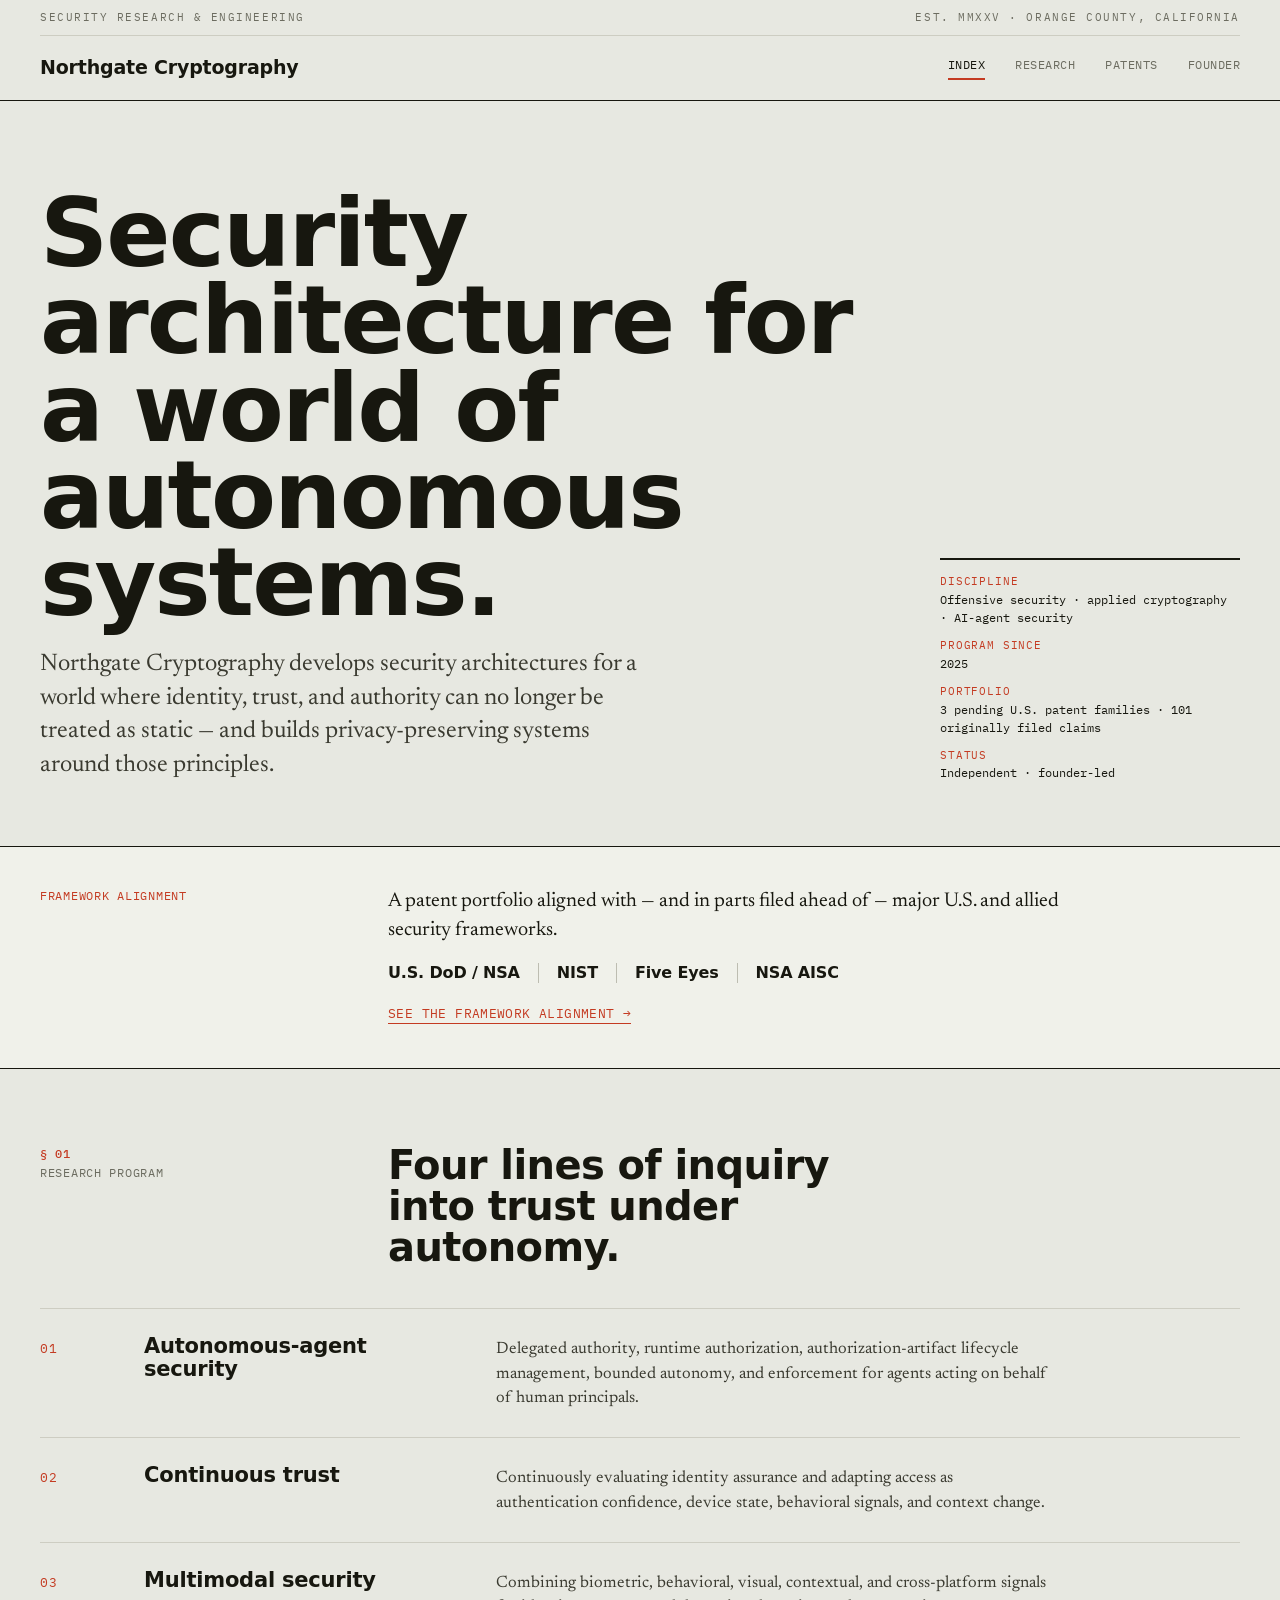
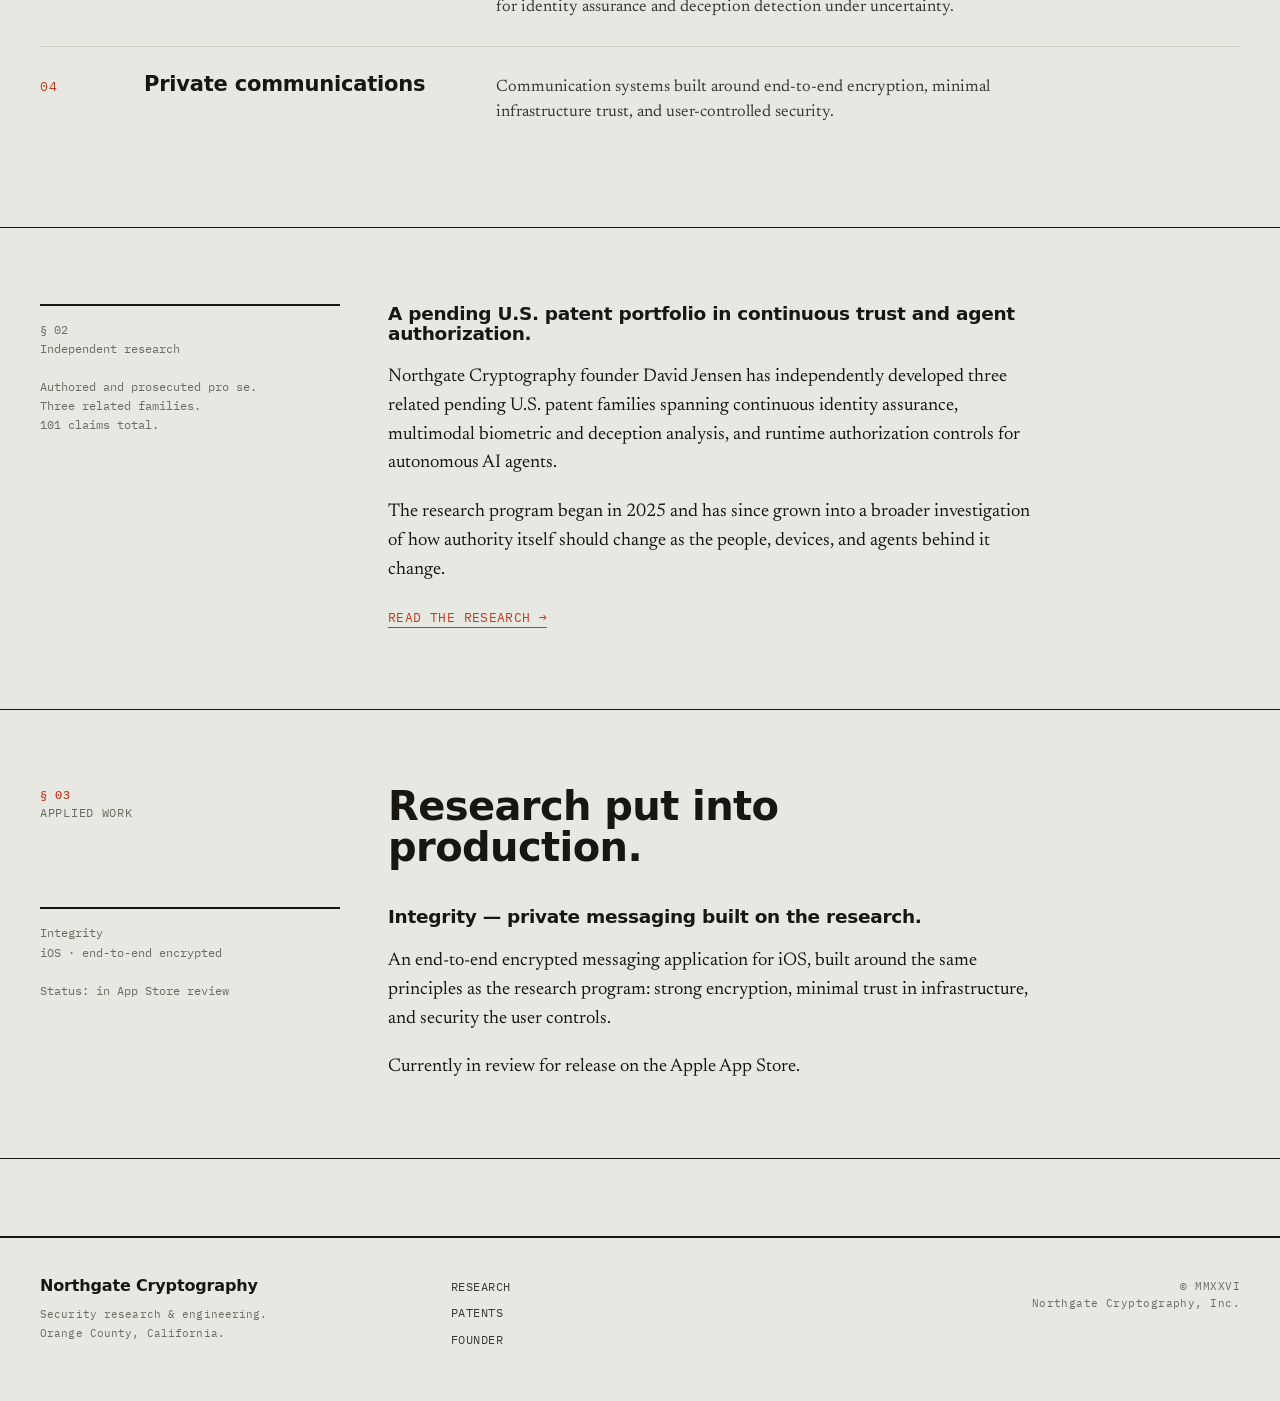
<file: index.html>
<!doctype html>
<html lang="en">
<head>
<meta charset="utf-8">
<meta name="viewport" content="width=device-width, initial-scale=1">
<title>Northgate Cryptography — Security Research &amp; Engineering</title>
<meta name="description" content="Independent security research and engineering focused on AI-agent authorization, continuous trust, biometric security, and privacy-preserving communications.">
<link rel="canonical" href="https://northgatecryptography.com/">
<meta property="og:title" content="Northgate Cryptography">
<meta property="og:description" content="Independent security research and engineering: autonomous-agent authorization, continuous trust, and privacy-preserving communications.">
<meta property="og:type" content="website">
<meta property="og:url" content="https://northgatecryptography.com/">
<link rel="preconnect" href="https://fonts.googleapis.com">
<link rel="preconnect" href="https://fonts.gstatic.com" crossorigin>
<link href="https://fonts.googleapis.com/css2?family=Archivo+Expanded:wght@600;700;800&family=Newsreader:opsz,wght@6..72,400;6..72,500;6..72,600&family=IBM+Plex+Mono:wght@400;500&display=swap" rel="stylesheet">
<link rel="stylesheet" href="styles.css">
<script type="application/ld+json">
{"@context":"https://schema.org","@type":"Organization","@id":"https://northgatecryptography.com/#organization","name":"Northgate Cryptography","url":"https://northgatecryptography.com/","description":"Independent security research and engineering company focused on autonomous-agent security, continuous trust, biometric security, and privacy-preserving communications.","foundingDate":"2026","founder":{"@id":"https://northgatecryptography.com/david-jensen/#person"}}
</script>
</head>
<body>
<header class="mast">
  <div class="wrap">
    <div class="runhead"><span>Security Research &amp; Engineering</span><span>Est. MMXXV &middot; Orange County, California</span></div>
    <div class="bar">
      <a class="wordmark" href="/">Northgate Cryptography</a>
      <nav class="nav">
        <a href="/" class="on">Index</a>
        <a href="research.html">Research</a>
        <a href="intellectual-property.html">Patents</a>
        <a href="david-jensen.html">Founder</a>
      </nav>
    </div>
  </div>
</header>

<section class="hero">
  <div class="wrap">
    <div class="grid">
      <div>
        <h1 class="rise">Security architecture for a world of autonomous systems.</h1>
        <p class="lead rise d2">Northgate Cryptography develops security architectures for a world where identity, trust, and authority can no longer be treated as static — and builds privacy-preserving systems around those principles.</p>
      </div>
      <div class="meta-rail rise d3">
        <dl>
          <div><dt>Discipline</dt><dd>Offensive security · applied cryptography · AI-agent security</dd></div>
          <div><dt>Program since</dt><dd>2025</dd></div>
          <div><dt>Portfolio</dt><dd>3 pending U.S. patent families · 101 originally filed claims</dd></div>
          <div><dt>Status</dt><dd>Independent · founder-led</dd></div>
        </dl>
      </div>
    </div>
  </div>
</section>

<section class="strip">
  <div class="wrap">
    <div class="grid2">
      <div class="lbl">Framework alignment</div>
      <div>
        <p>A patent portfolio aligned with — and in parts filed ahead of — major U.S. and allied security frameworks.</p>
        <ul class="orgs">
          <li>U.S. DoD / NSA</li><li>NIST</li><li>Five Eyes</li><li>NSA AISC</li>
        </ul>
        <a class="inline" href="intellectual-property.html">See the framework alignment →</a>
      </div>
    </div>
  </div>
</section>

<main>
  <section class="block">
    <div class="wrap">
      <div class="sec-head">
        <div class="k"><b>§ 01</b> Research program</div>
        <h2>Four lines of inquiry into trust under autonomy.</h2>
      </div>
      <div class="index">
        <div class="item"><div class="num">01</div><div class="ttl">Autonomous-agent security</div><div class="desc">Delegated authority, runtime authorization, authorization-artifact lifecycle management, bounded autonomy, and enforcement for agents acting on behalf of human principals.</div></div>
        <div class="item"><div class="num">02</div><div class="ttl">Continuous trust</div><div class="desc">Continuously evaluating identity assurance and adapting access as authentication confidence, device state, behavioral signals, and context change.</div></div>
        <div class="item"><div class="num">03</div><div class="ttl">Multimodal security</div><div class="desc">Combining biometric, behavioral, visual, contextual, and cross-platform signals for identity assurance and deception detection under uncertainty.</div></div>
        <div class="item"><div class="num">04</div><div class="ttl">Private communications</div><div class="desc">Communication systems built around end-to-end encryption, minimal infrastructure trust, and user-controlled security.</div></div>
      </div>
    </div>
  </section>

  <section class="block">
    <div class="wrap">
      <div class="read">
        <div class="aside">§ 02<br>Independent research<br><br>Authored and prosecuted pro se.<br>Three related families.<br>101 claims total.</div>
        <div class="body">
          <p class="lede">A pending U.S. patent portfolio in continuous trust and agent authorization.</p>
          <p>Northgate Cryptography founder David Jensen has independently developed three related pending U.S. patent families spanning continuous identity assurance, multimodal biometric and deception analysis, and runtime authorization controls for autonomous AI agents.</p>
          <p>The research program began in 2025 and has since grown into a broader investigation of how authority itself should change as the people, devices, and agents behind it change.</p>
          <p><a class="inline" href="intellectual-property.html">Read the research →</a></p>
        </div>
      </div>
    </div>
  </section>

  <section class="block">
    <div class="wrap">
      <div class="sec-head">
        <div class="k"><b>§ 03</b> Applied work</div>
        <h2>Research put into production.</h2>
      </div>
      <div class="read">
        <div class="aside">Integrity<br>iOS · end-to-end encrypted<br><br>Status: in App Store review</div>
        <div class="body">
          <p class="lede">Integrity — private messaging built on the research.</p>
          <p>An end-to-end encrypted messaging application for iOS, built around the same principles as the research program: strong encryption, minimal trust in infrastructure, and security the user controls.</p>
          <p>Currently in review for release on the Apple App Store.</p>
        </div>
      </div>
    </div>
  </section>
</main>

<footer class="foot">
  <div class="wrap">
    <div class="grid">
      <div>
        <div class="wordmark">Northgate Cryptography</div>
        <p class="disc">Security research &amp; engineering.<br>Orange County, California.</p>
      </div>
      <nav>
        <a href="research.html">Research</a>
        <a href="intellectual-property.html">Patents</a>
        <a href="david-jensen.html">Founder</a>
      </nav>
      <div class="fine">© MMXXVI<br>Northgate Cryptography, Inc.</div>
    </div>
  </div>
</footer>
</body>
</html>
</file>
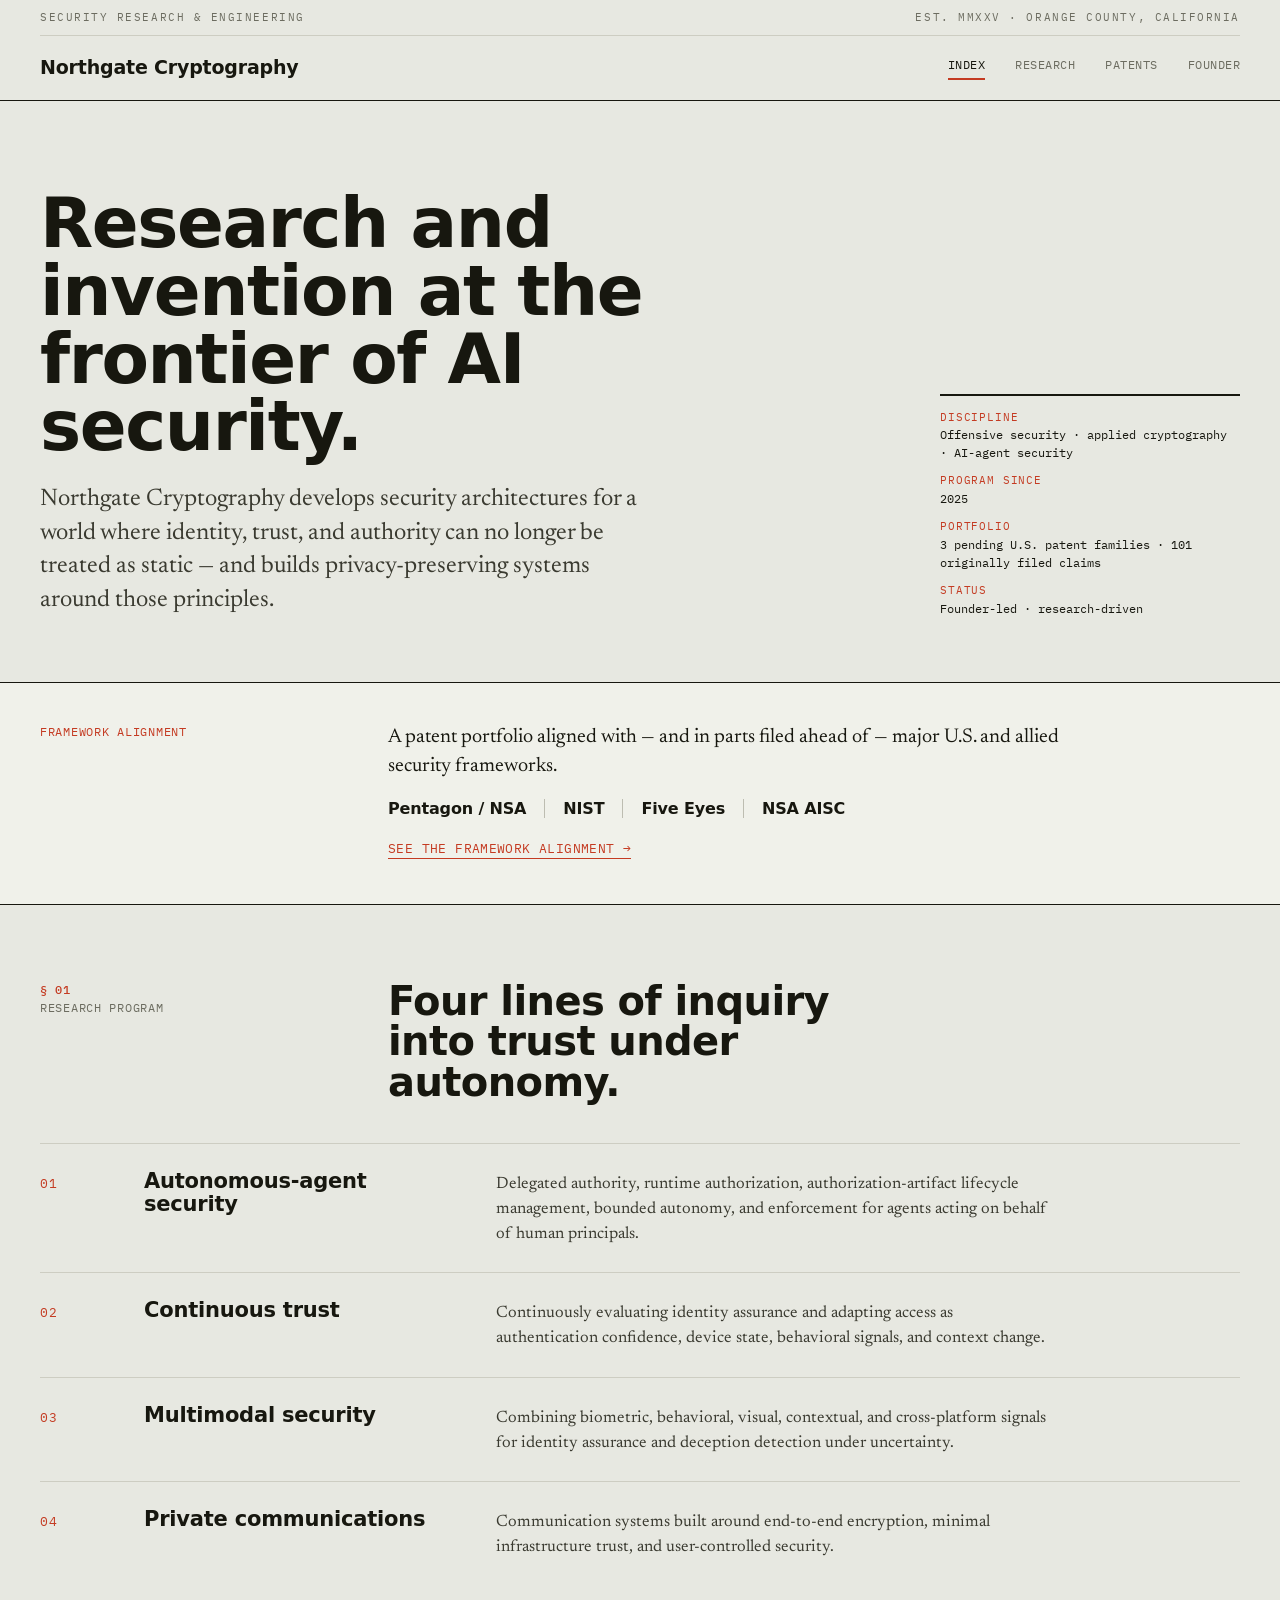
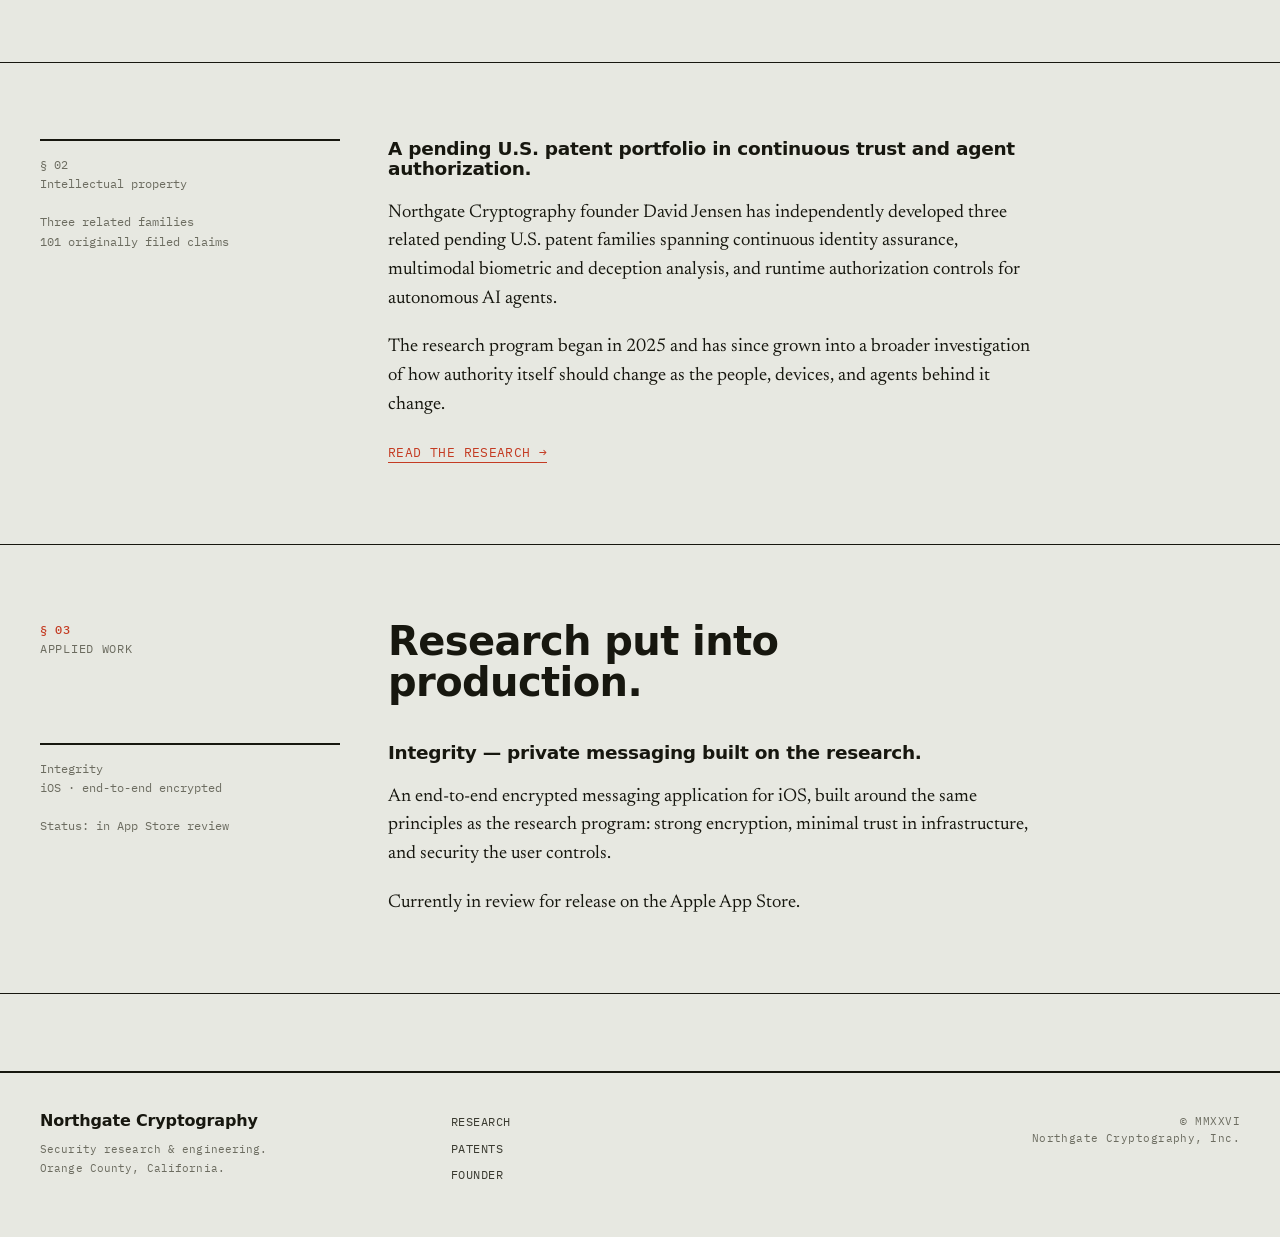
<file: northgate-site/index.html>
<!doctype html>
<html lang="en">
<head>
<meta charset="utf-8">
<meta name="viewport" content="width=device-width, initial-scale=1">
<title>Northgate Cryptography — Security Research &amp; Engineering</title>
<meta name="description" content="Northgate Cryptography is an independent security research and engineering practice at the frontier of AI-agent authorization, continuous trust, and privacy-preserving systems — with three pending U.S. patent families.">
<link rel="canonical" href="https://northgatecryptography.com/">
<meta property="og:title" content="Northgate Cryptography">
<meta property="og:description" content="Independent security research and engineering: autonomous-agent authorization, continuous trust, and privacy-preserving communications.">
<meta property="og:type" content="website">
<meta property="og:url" content="https://northgatecryptography.com/">
<link rel="preconnect" href="https://fonts.googleapis.com">
<link rel="preconnect" href="https://fonts.gstatic.com" crossorigin>
<link href="https://fonts.googleapis.com/css2?family=Archivo+Expanded:wght@600;700;800&family=Newsreader:opsz,wght@6..72,400;6..72,500;6..72,600&family=IBM+Plex+Mono:wght@400;500&display=swap" rel="stylesheet">
<link rel="stylesheet" href="styles.css">
<script type="application/ld+json">
{"@context":"https://schema.org","@type":"Organization","@id":"https://northgatecryptography.com/#organization","name":"Northgate Cryptography","url":"https://northgatecryptography.com/","description":"Independent security research and engineering company focused on autonomous-agent security, continuous trust, biometric security, and privacy-preserving communications.","foundingDate":"2026","founder":{"@id":"https://northgatecryptography.com/david-jensen/#person"}}
</script>
</head>
<body>
<header class="mast">
  <div class="wrap">
    <div class="runhead"><span>Security Research &amp; Engineering</span><span>Est. MMXXV &middot; Orange County, California</span></div>
    <div class="bar">
      <a class="wordmark" href="/">Northgate Cryptography</a>
      <nav class="nav">
        <a href="/" class="on">Index</a>
        <a href="research.html">Research</a>
        <a href="intellectual-property.html">Patents</a>
        <a href="david-jensen.html">Founder</a>
      </nav>
    </div>
  </div>
</header>

<section class="hero">
  <div class="wrap">
    <div class="grid">
      <div>
        <h1 class="rise">Research and invention at the frontier of AI security.</h1>
        <p class="lead rise d2">Northgate Cryptography develops security architectures for a world where identity, trust, and authority can no longer be treated as static — and builds privacy-preserving systems around those principles.</p>
      </div>
      <div class="meta-rail rise d3">
        <dl>
          <div><dt>Discipline</dt><dd>Offensive security · applied cryptography · AI-agent security</dd></div>
          <div><dt>Program since</dt><dd>2025</dd></div>
          <div><dt>Portfolio</dt><dd>3 pending U.S. patent families · 101 originally filed claims</dd></div>
          <div><dt>Status</dt><dd>Founder-led · research-driven</dd></div>
        </dl>
      </div>
    </div>
  </div>
</section>

<section class="strip">
  <div class="wrap">
    <div class="grid2">
      <div class="lbl">Framework alignment</div>
      <div>
        <p>A patent portfolio aligned with — and in parts filed ahead of — major U.S. and allied security frameworks.</p>
        <ul class="orgs">
          <li>Pentagon / NSA</li><li>NIST</li><li>Five Eyes</li><li>NSA AISC</li>
        </ul>
        <a class="inline" href="intellectual-property.html">See the framework alignment →</a>
      </div>
    </div>
  </div>
</section>

<main>
  <section class="block">
    <div class="wrap">
      <div class="sec-head">
        <div class="k"><b>§ 01</b> Research program</div>
        <h2>Four lines of inquiry into trust under autonomy.</h2>
      </div>
      <div class="index">
        <div class="item"><div class="num">01</div><div class="ttl">Autonomous-agent security</div><div class="desc">Delegated authority, runtime authorization, authorization-artifact lifecycle management, bounded autonomy, and enforcement for agents acting on behalf of human principals.</div></div>
        <div class="item"><div class="num">02</div><div class="ttl">Continuous trust</div><div class="desc">Continuously evaluating identity assurance and adapting access as authentication confidence, device state, behavioral signals, and context change.</div></div>
        <div class="item"><div class="num">03</div><div class="ttl">Multimodal security</div><div class="desc">Combining biometric, behavioral, visual, contextual, and cross-platform signals for identity assurance and deception detection under uncertainty.</div></div>
        <div class="item"><div class="num">04</div><div class="ttl">Private communications</div><div class="desc">Communication systems built around end-to-end encryption, minimal infrastructure trust, and user-controlled security.</div></div>
      </div>
    </div>
  </section>

  <section class="block">
    <div class="wrap">
      <div class="read">
        <div class="aside">§ 02<br>Intellectual property<br><br>Three related families<br>101 originally filed claims</div>
        <div class="body">
          <p class="lede">A pending U.S. patent portfolio in continuous trust and agent authorization.</p>
          <p>Northgate Cryptography founder David Jensen has independently developed three related pending U.S. patent families spanning continuous identity assurance, multimodal biometric and deception analysis, and runtime authorization controls for autonomous AI agents.</p>
          <p>The research program began in 2025 and has since grown into a broader investigation of how authority itself should change as the people, devices, and agents behind it change.</p>
          <p><a class="inline" href="intellectual-property.html">Read the research →</a></p>
        </div>
      </div>
    </div>
  </section>

  <section class="block">
    <div class="wrap">
      <div class="sec-head">
        <div class="k"><b>§ 03</b> Applied work</div>
        <h2>Research put into production.</h2>
      </div>
      <div class="read">
        <div class="aside">Integrity<br>iOS · end-to-end encrypted<br><br>Status: in App Store review</div>
        <div class="body">
          <p class="lede">Integrity — private messaging built on the research.</p>
          <p>An end-to-end encrypted messaging application for iOS, built around the same principles as the research program: strong encryption, minimal trust in infrastructure, and security the user controls.</p>
          <p>Currently in review for release on the Apple App Store.</p>
        </div>
      </div>
    </div>
  </section>
</main>

<footer class="foot">
  <div class="wrap">
    <div class="grid">
      <div>
        <div class="wordmark">Northgate Cryptography</div>
        <p class="disc">Security research &amp; engineering.<br>Orange County, California.</p>
      </div>
      <nav>
        <a href="research.html">Research</a>
        <a href="intellectual-property.html">Patents</a>
        <a href="david-jensen.html">Founder</a>
      </nav>
      <div class="fine">© MMXXVI<br>Northgate Cryptography, Inc.</div>
    </div>
  </div>
</footer>
</body>
</html>
</file>
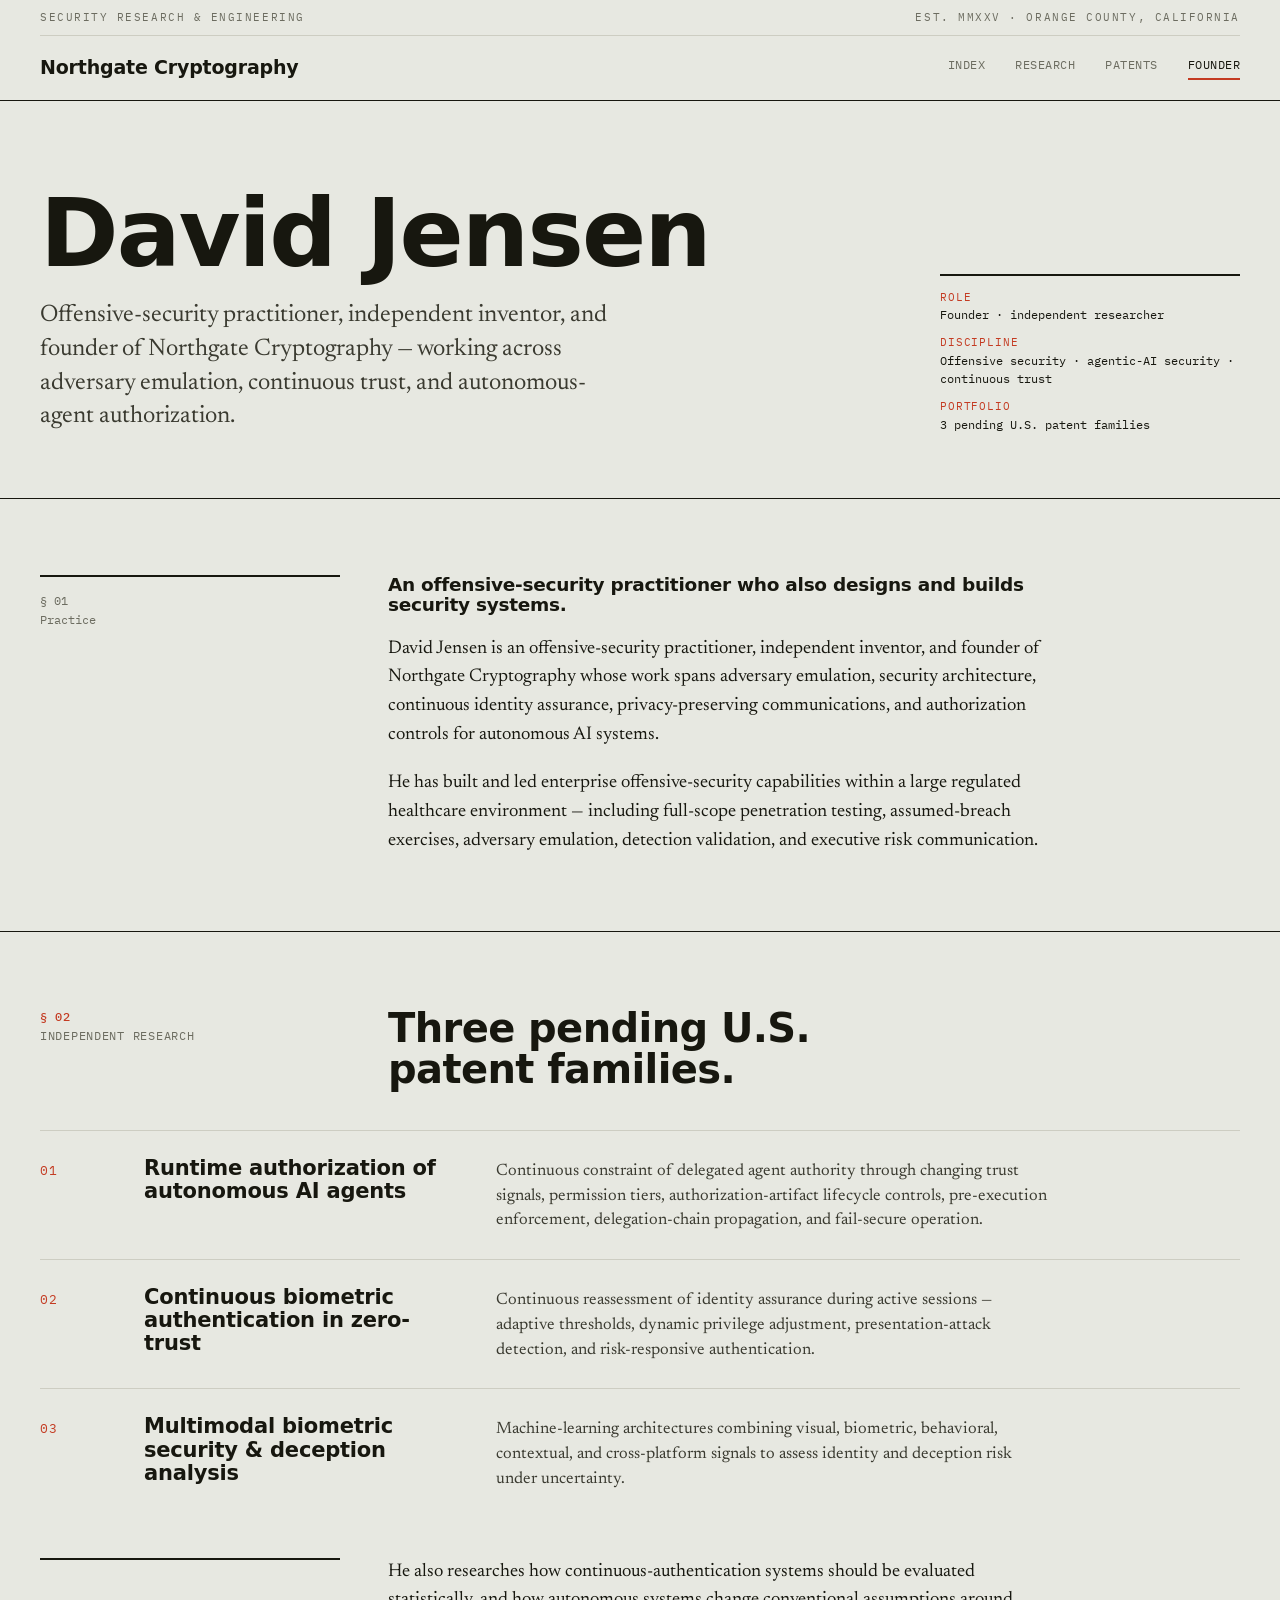
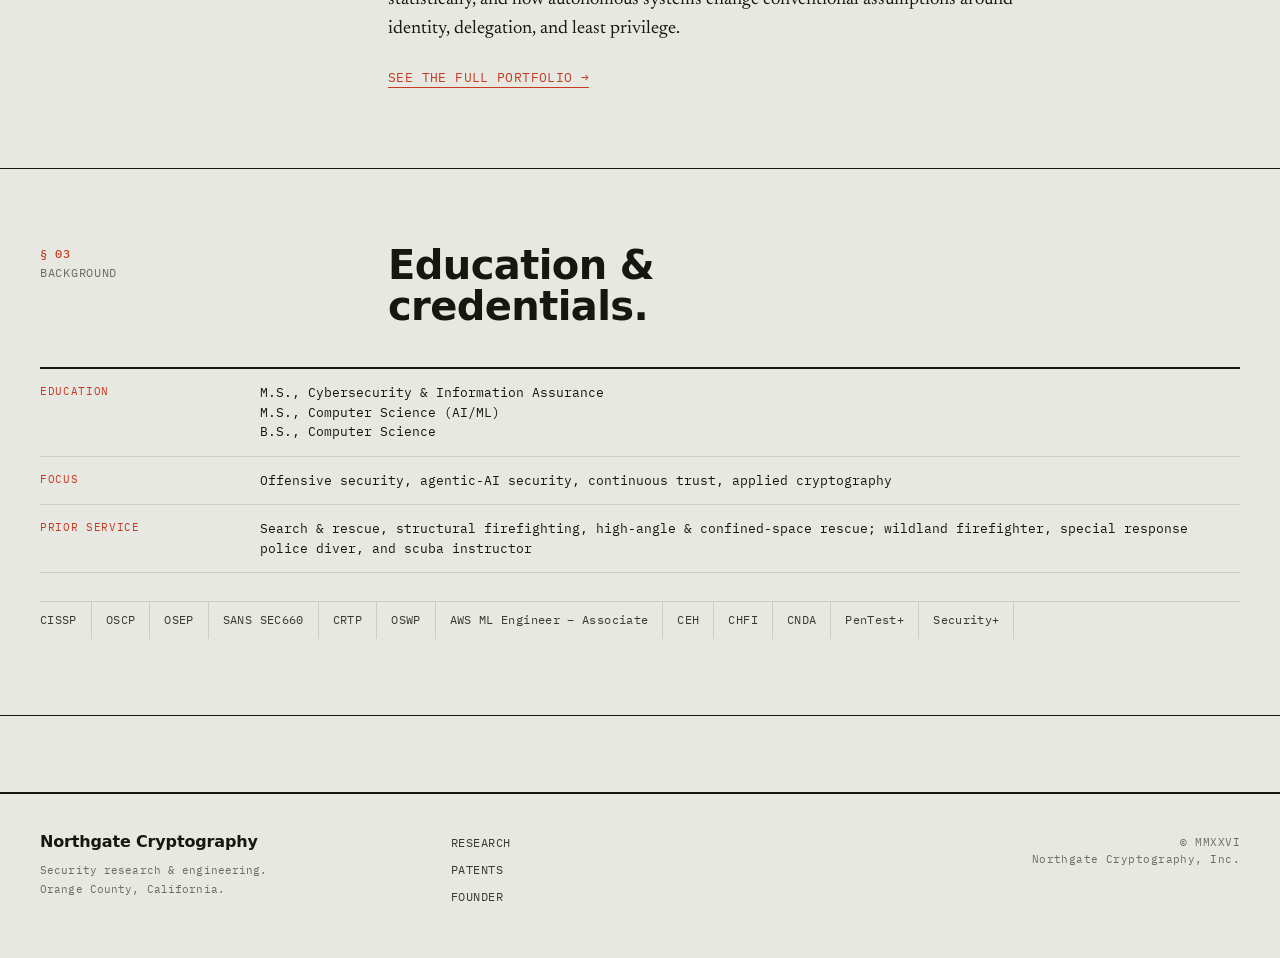
<file: david-jensen.html>
<!doctype html>
<html lang="en">
<head>
<meta charset="utf-8">
<meta name="viewport" content="width=device-width, initial-scale=1">
<title>David Jensen — Founder, Northgate Cryptography</title>
<meta name="description" content="David Jensen is an offensive-security leader, independent inventor, and founder of Northgate Cryptography researching AI-agent authorization and continuous trust.">
<link rel="canonical" href="https://northgatecryptography.com/david-jensen/">
<meta property="og:title" content="David Jensen — Founder, Northgate Cryptography">
<meta property="og:description" content="Offensive-security leader, independent inventor, and founder researching AI-agent authorization and continuous trust.">
<meta property="og:type" content="profile">
<link rel="preconnect" href="https://fonts.googleapis.com">
<link rel="preconnect" href="https://fonts.gstatic.com" crossorigin>
<link href="https://fonts.googleapis.com/css2?family=Archivo+Expanded:wght@600;700;800&family=Newsreader:opsz,wght@6..72,400;6..72,500;6..72,600&family=IBM+Plex+Mono:wght@400;500&display=swap" rel="stylesheet">
<link rel="stylesheet" href="styles.css">
<script type="application/ld+json">
{
  "@context": "https://schema.org",
  "@type": "ProfilePage",
  "mainEntity": {
    "@type": "Person",
    "@id": "https://northgatecryptography.com/david-jensen/#person",
    "name": "David Jensen",
    "url": "https://northgatecryptography.com/david-jensen/",
    "jobTitle": ["Founder","Offensive Security Leader","Independent Security Researcher"],
    "worksFor": { "@id": "https://northgatecryptography.com/#organization" },
    "knowsAbout": ["Offensive Security","Red Teaming","Adversary Emulation","Agentic AI Security","Continuous Authentication","Zero Trust","Biometric Security","Applied Cryptography"]
  }
}
</script>
</head>
<body>
<header class="mast">
  <div class="wrap">
    <div class="runhead"><span>Security Research &amp; Engineering</span><span>Est. MMXXV &middot; Orange County, California</span></div>
    <div class="bar">
      <a class="wordmark" href="/">Northgate Cryptography</a>
      <nav class="nav">
        <a href="/">Index</a>
        <a href="research.html">Research</a>
        <a href="intellectual-property.html">Patents</a>
        <a href="david-jensen.html" class="on">Founder</a>
      </nav>
    </div>
  </div>
</header>

<section class="hero">
  <div class="wrap">
    <div class="grid">
      <div>
        <h1 class="rise">David Jensen</h1>
        <p class="lead rise d2">Offensive-security practitioner, independent inventor, and founder of Northgate Cryptography — working across adversary emulation, continuous trust, and autonomous-agent authorization.</p>
      </div>
      <div class="meta-rail rise d3">
        <dl>
          <div><dt>Role</dt><dd>Founder · independent researcher</dd></div>
          <div><dt>Discipline</dt><dd>Offensive security · agentic-AI security · continuous trust</dd></div>
          <div><dt>Portfolio</dt><dd>3 pending U.S. patent families</dd></div>
        </dl>
      </div>
    </div>
  </div>
</section>

<main>
  <section class="block">
    <div class="wrap">
      <div class="read">
        <div class="aside">§ 01<br>Practice</div>
        <div class="body">
          <p class="lede">An offensive-security practitioner who also designs and builds security systems.</p>
          <p>David Jensen is an offensive-security practitioner, independent inventor, and founder of Northgate Cryptography whose work spans adversary emulation, security architecture, continuous identity assurance, privacy-preserving communications, and authorization controls for autonomous AI systems.</p>
          <p>He has built and led enterprise offensive-security capabilities within a large regulated healthcare environment — including full-scope penetration testing, assumed-breach exercises, adversary emulation, detection validation, and executive risk communication.</p>
        </div>
      </div>
    </div>
  </section>

  <section class="block">
    <div class="wrap">
      <div class="sec-head">
        <div class="k"><b>§ 02</b> Independent research</div>
        <h2>Three pending U.S. patent families.</h2>
      </div>
      <div class="index">
        <div class="item"><div class="num">01</div><div class="ttl">Runtime authorization of autonomous AI agents</div><div class="desc">Continuous constraint of delegated agent authority through changing trust signals, permission tiers, authorization-artifact lifecycle controls, pre-execution enforcement, delegation-chain propagation, and fail-secure operation.</div></div>
        <div class="item"><div class="num">02</div><div class="ttl">Continuous biometric authentication in zero-trust</div><div class="desc">Continuous reassessment of identity assurance during active sessions — adaptive thresholds, dynamic privilege adjustment, presentation-attack detection, and risk-responsive authentication.</div></div>
        <div class="item"><div class="num">03</div><div class="ttl">Multimodal biometric security &amp; deception analysis</div><div class="desc">Machine-learning architectures combining visual, biometric, behavioral, contextual, and cross-platform signals to assess identity and deception risk under uncertainty.</div></div>
      </div>
      <div class="read" style="margin-top:40px">
        <div class="aside"></div>
        <div class="body">
          <p>He also researches how continuous-authentication systems should be evaluated statistically, and how autonomous systems change conventional assumptions around identity, delegation, and least privilege.</p>
          <p><a class="inline" href="intellectual-property.html">See the full portfolio →</a></p>
        </div>
      </div>
    </div>
  </section>

  <section class="block">
    <div class="wrap">
      <div class="sec-head">
        <div class="k"><b>§ 03</b> Background</div>
        <h2>Education &amp; credentials.</h2>
      </div>
      <dl class="facts">
        <div><dt>Education</dt><dd>M.S., Cybersecurity &amp; Information Assurance<br>M.S., Computer Science (AI/ML)<br>B.S., Computer Science</dd></div>
        <div><dt>Focus</dt><dd>Offensive security, agentic-AI security, continuous trust, applied cryptography</dd></div>
        <div><dt>Prior service</dt><dd>Search &amp; rescue, structural firefighting, high-angle &amp; confined-space rescue; wildland firefighter, special response police diver, and scuba instructor</dd></div>
      </dl>
      <ul class="creds">
        <li>CISSP</li><li>OSCP</li><li>OSEP</li><li>SANS SEC660</li><li>CRTP</li><li>OSWP</li><li>AWS ML Engineer – Associate</li><li>CEH</li><li>CHFI</li><li>CNDA</li><li>PenTest+</li><li>Security+</li>
      </ul>
    </div>
  </section>
</main>

<footer class="foot">
  <div class="wrap">
    <div class="grid">
      <div>
        <div class="wordmark">Northgate Cryptography</div>
        <p class="disc">Security research &amp; engineering.<br>Orange County, California.</p>
      </div>
      <nav>
        <a href="research.html">Research</a>
        <a href="intellectual-property.html">Patents</a>
        <a href="david-jensen.html">Founder</a>
      </nav>
      <div class="fine">© MMXXVI<br>Northgate Cryptography, Inc.</div>
    </div>
  </div>
</footer>
</body>
</html>
</file>
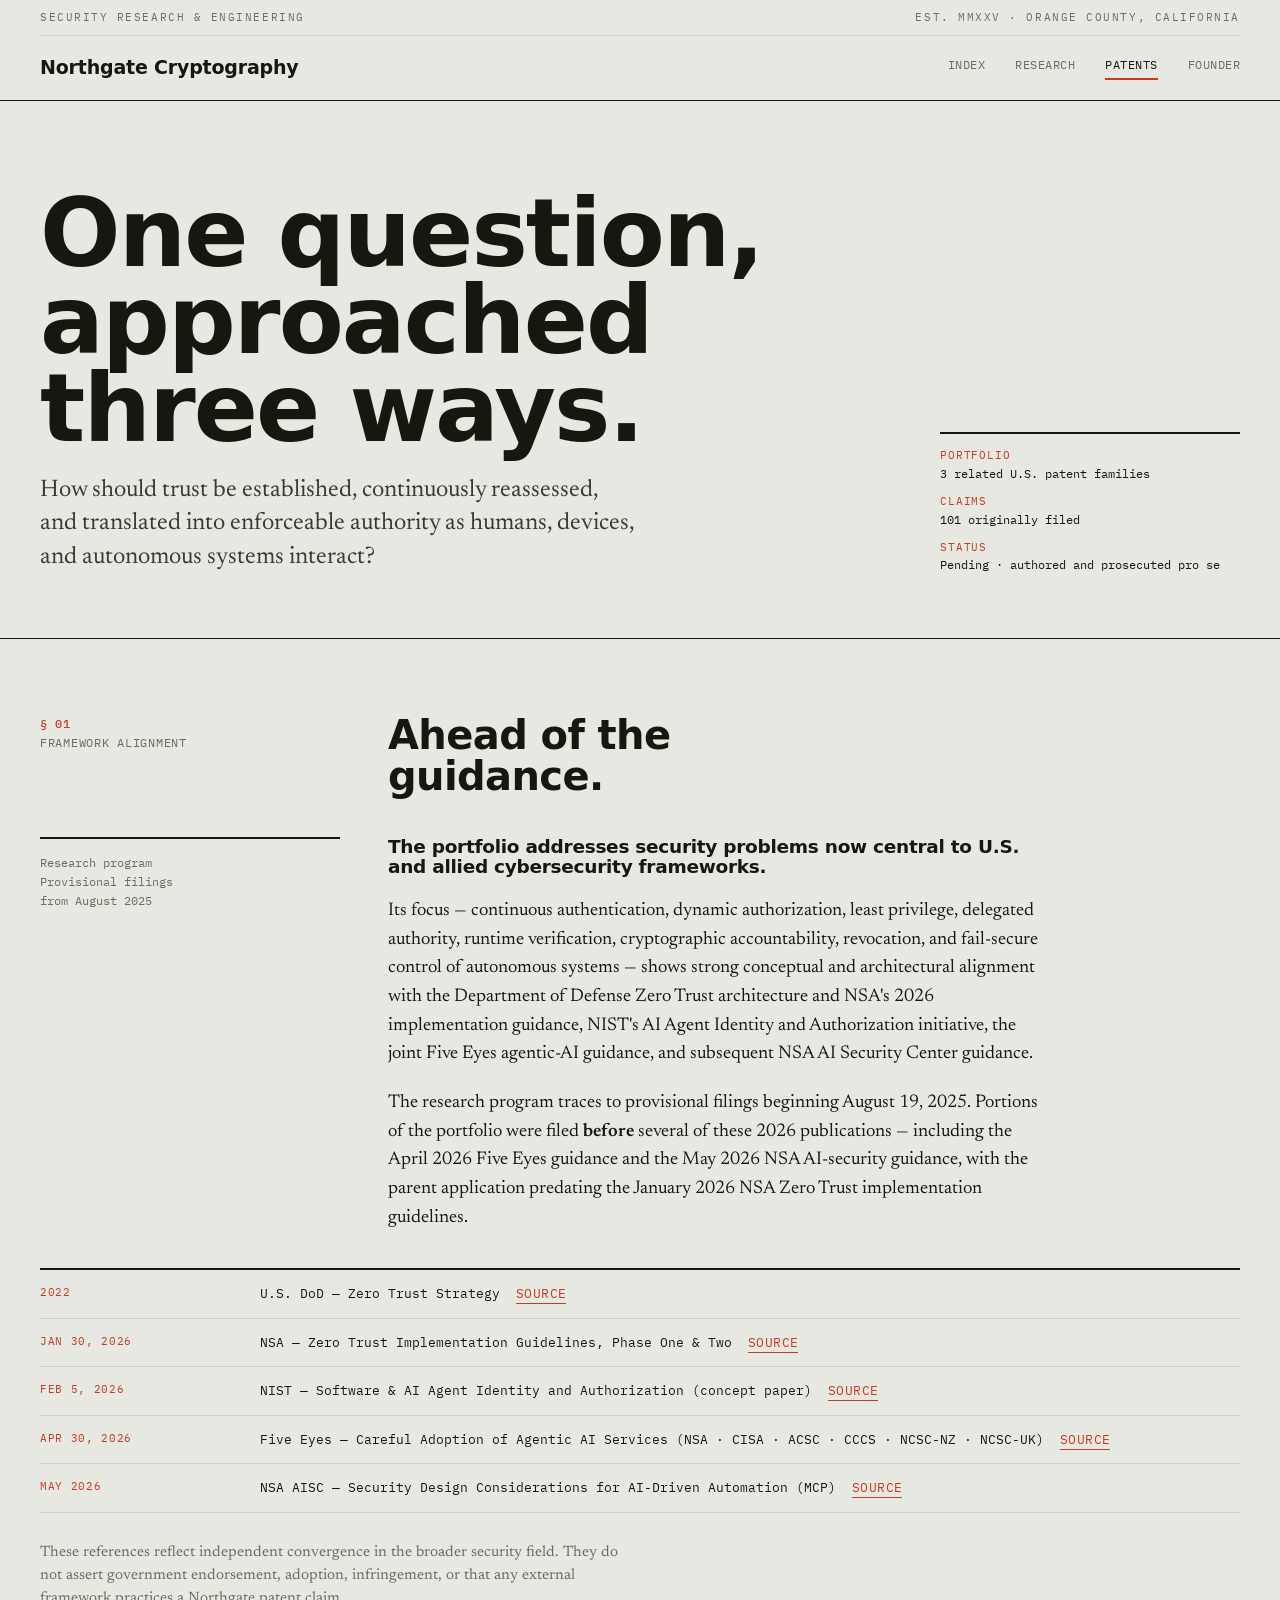
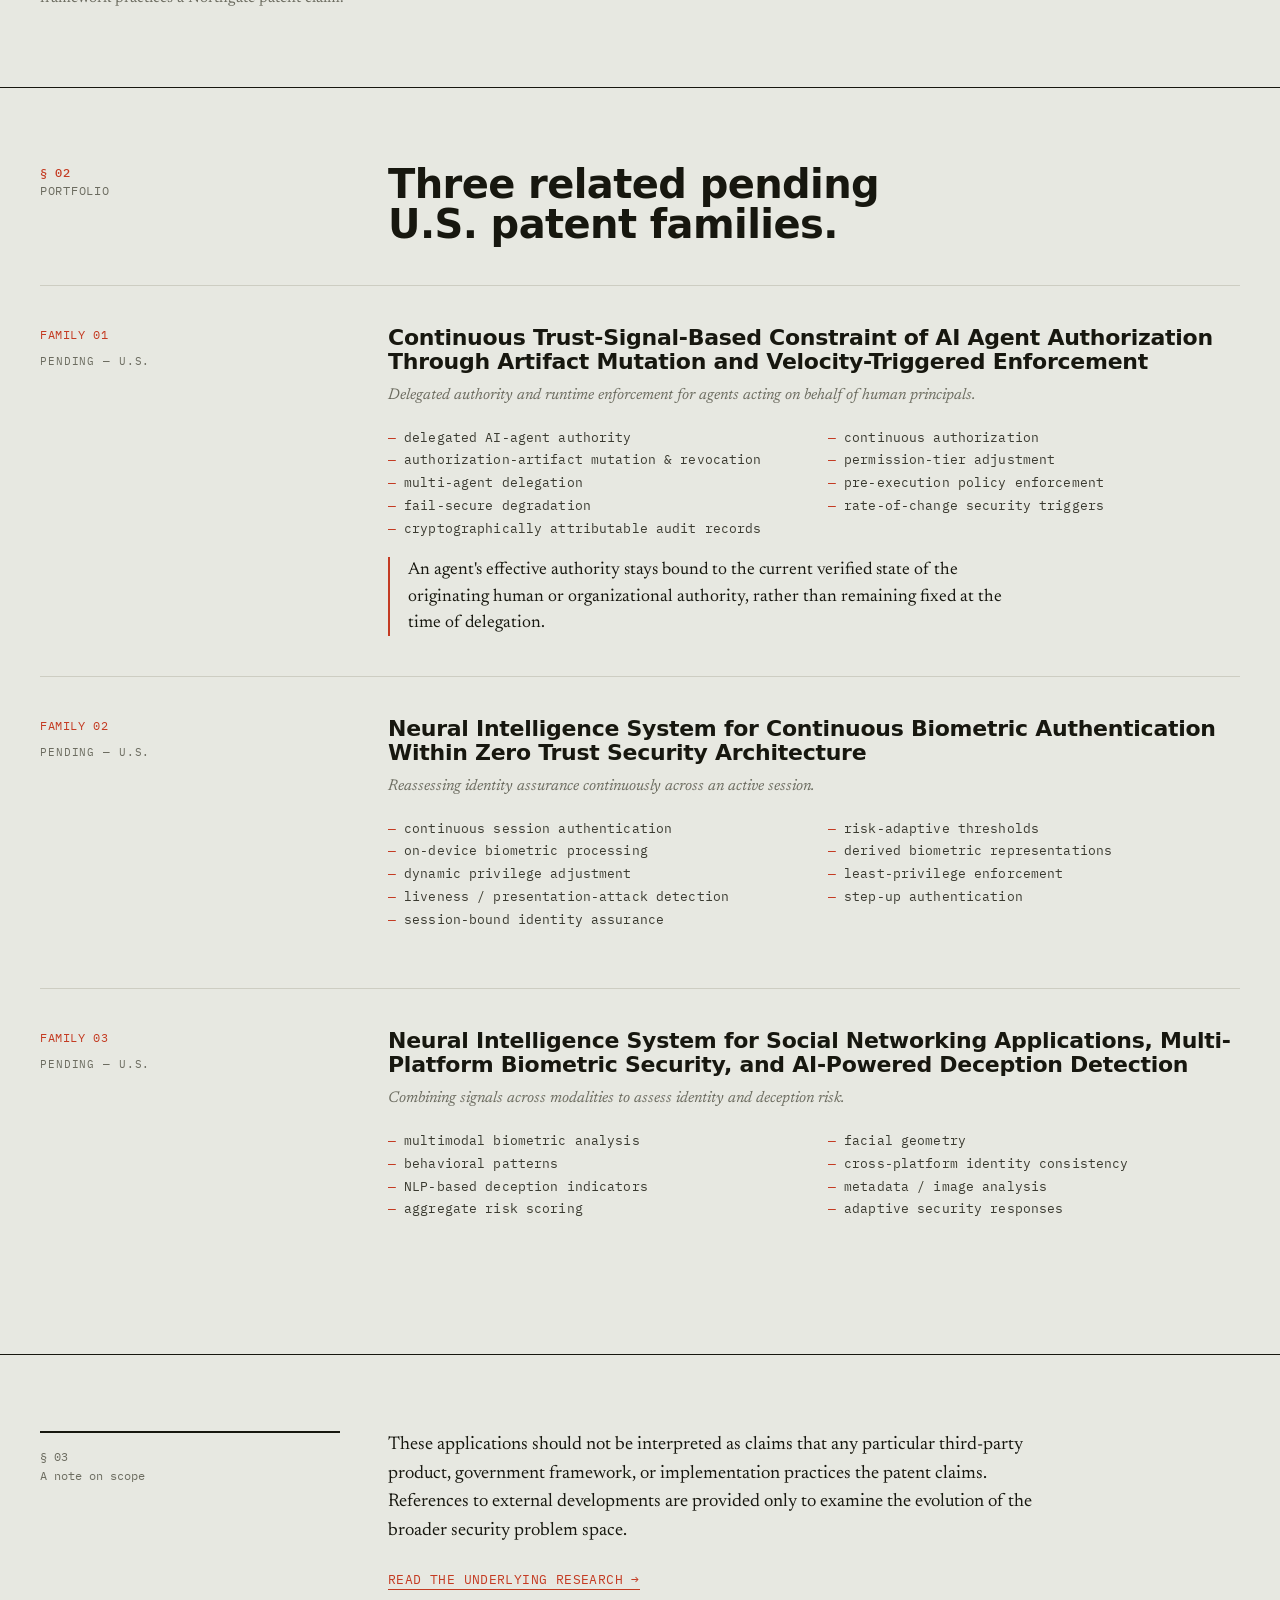
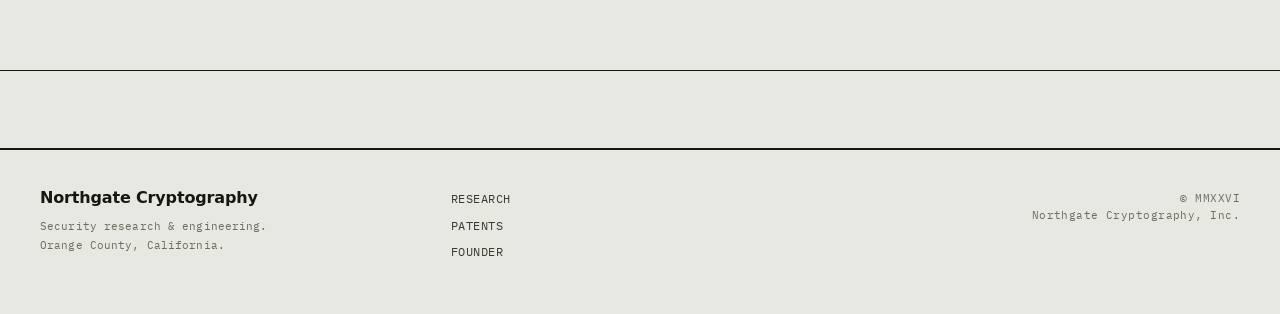
<file: intellectual-property.html>
<!doctype html>
<html lang="en">
<head>
<meta charset="utf-8">
<meta name="viewport" content="width=device-width, initial-scale=1">
<title>Research &amp; Intellectual Property — Northgate Cryptography</title>
<meta name="description" content="Northgate Cryptography's pending U.S. patent portfolio spanning autonomous-agent authorization, continuous biometric authentication, and multimodal security.">
<link rel="canonical" href="https://northgatecryptography.com/intellectual-property/">
<meta property="og:title" content="Research &amp; Intellectual Property — Northgate Cryptography">
<meta property="og:description" content="A pending U.S. patent portfolio in continuous trust, agent authorization, and multimodal security.">
<meta property="og:type" content="website">
<link rel="preconnect" href="https://fonts.googleapis.com">
<link rel="preconnect" href="https://fonts.gstatic.com" crossorigin>
<link href="https://fonts.googleapis.com/css2?family=Archivo+Expanded:wght@600;700;800&family=Newsreader:opsz,wght@6..72,400;6..72,500;6..72,600&family=IBM+Plex+Mono:wght@400;500&display=swap" rel="stylesheet">
<link rel="stylesheet" href="styles.css">
</head>
<body>
<header class="mast">
  <div class="wrap">
    <div class="runhead"><span>Security Research &amp; Engineering</span><span>Est. MMXXV &middot; Orange County, California</span></div>
    <div class="bar">
      <a class="wordmark" href="/">Northgate Cryptography</a>
      <nav class="nav">
        <a href="/">Index</a>
        <a href="research.html">Research</a>
        <a href="intellectual-property.html" class="on">Patents</a>
        <a href="david-jensen.html">Founder</a>
      </nav>
    </div>
  </div>
</header>

<section class="hero">
  <div class="wrap">
    <div class="grid">
      <div>
        <h1 class="rise">One question, approached three ways.</h1>
        <p class="lead rise d2">How should trust be established, continuously reassessed, and translated into enforceable authority as humans, devices, and autonomous systems interact?</p>
      </div>
      <div class="meta-rail rise d3">
        <dl>
          <div><dt>Portfolio</dt><dd>3 related U.S. patent families</dd></div>
          <div><dt>Claims</dt><dd>101 originally filed</dd></div>
          <div><dt>Status</dt><dd>Pending · authored and prosecuted pro se</dd></div>
        </dl>
      </div>
    </div>
  </div>
</section>

<main>
  <section class="block">
    <div class="wrap">
      <div class="sec-head">
        <div class="k"><b>§ 01</b> Framework alignment</div>
        <h2>Ahead of the guidance.</h2>
      </div>
      <div class="read">
        <div class="aside">Research program<br>Provisional filings<br>from August 2025</div>
        <div class="body">
          <p class="lede">The portfolio addresses security problems now central to U.S. and allied cybersecurity frameworks.</p>
          <p>Its focus — continuous authentication, dynamic authorization, least privilege, delegated authority, runtime verification, cryptographic accountability, revocation, and fail-secure control of autonomous systems — shows strong conceptual and architectural alignment with the Department of Defense Zero Trust architecture and NSA's 2026 implementation guidance, NIST's AI Agent Identity and Authorization initiative, the joint Five Eyes agentic-AI guidance, and subsequent NSA AI Security Center guidance.</p>
          <p>The research program traces to provisional filings beginning August 19, 2025. Portions of the portfolio were filed <strong>before</strong> several of these 2026 publications — including the April 2026 Five Eyes guidance and the May 2026 NSA AI-security guidance, with the parent application predating the January 2026 NSA Zero Trust implementation guidelines.</p>
        </div>
      </div>
      <dl class="facts" style="margin-top:36px">
        <div><dt>2022</dt><dd>U.S. DoD — Zero Trust Strategy&nbsp;&nbsp;<a class="inline" href="https://dodcio.defense.gov/Portals/0/Documents/Library/ZTCapabilitiesActivities.pdf" target="_blank" rel="noopener">Source</a></dd></div>
        <div><dt>Jan 30, 2026</dt><dd>NSA — Zero Trust Implementation Guidelines, Phase One &amp; Two&nbsp;&nbsp;<a class="inline" href="https://media.defense.gov/2026/Jan/30/2003868308/-1/-1/0/CTR_ZIG_PHASE_ONE.PDF" target="_blank" rel="noopener">Source</a></dd></div>
        <div><dt>Feb 5, 2026</dt><dd>NIST — Software &amp; AI Agent Identity and Authorization (concept paper)&nbsp;&nbsp;<a class="inline" href="https://csrc.nist.gov/pubs/other/2026/02/05/accelerating-the-adoption-of-software-and-ai-agent/ipd" target="_blank" rel="noopener">Source</a></dd></div>
        <div><dt>Apr 30, 2026</dt><dd>Five Eyes — Careful Adoption of Agentic AI Services (NSA · CISA · ACSC · CCCS · NCSC-NZ · NCSC-UK)&nbsp;&nbsp;<a class="inline" href="https://media.defense.gov/2026/Apr/30/2003922823/-1/-1/0/CAREFUL%20ADOPTION%20OF%20AGENTIC%20AI%20SERVICES_FINAL.PDF" target="_blank" rel="noopener">Source</a></dd></div>
        <div><dt>May 2026</dt><dd>NSA AISC — Security Design Considerations for AI-Driven Automation (MCP)&nbsp;&nbsp;<a class="inline" href="https://www.nsa.gov/Press-Room/Press-Releases-Statements/Press-Release-View/Article/4496698/nsa-releases-security-design-considerations-for-ai-driven-automation-leveraging/" target="_blank" rel="noopener">Source</a></dd></div>
      </dl>
      <p style="font-family:var(--serif);font-size:15px;color:var(--muted);max-width:66ch;margin:28px 0 0">These references reflect independent convergence in the broader security field. They do not assert government endorsement, adoption, infringement, or that any external framework practices a Northgate patent claim.</p>
    </div>
  </section>

  <section class="block">
    <div class="wrap">
      <div class="sec-head">
        <div class="k"><b>§ 02</b> Portfolio</div>
        <h2>Three related pending U.S. patent families.</h2>
      </div>

      <div class="fam">
        <div class="side">
          <div class="fk">Family 01</div>
          <div class="status">Pending — U.S.</div>
        </div>
        <div class="main">
          <h3>Continuous Trust-Signal-Based Constraint of AI Agent Authorization Through Artifact Mutation and Velocity-Triggered Enforcement</h3>
          <p class="cite">Delegated authority and runtime enforcement for agents acting on behalf of human principals.</p>
          <ul>
            <li>delegated AI-agent authority</li><li>continuous authorization</li>
            <li>authorization-artifact mutation &amp; revocation</li><li>permission-tier adjustment</li>
            <li>multi-agent delegation</li><li>pre-execution policy enforcement</li>
            <li>fail-secure degradation</li><li>rate-of-change security triggers</li>
            <li>cryptographically attributable audit records</li>
          </ul>
          <p class="note">An agent's effective authority stays bound to the current verified state of the originating human or organizational authority, rather than remaining fixed at the time of delegation.</p>
        </div>
      </div>

      <div class="fam">
        <div class="side">
          <div class="fk">Family 02</div>
          <div class="status">Pending — U.S.</div>
        </div>
        <div class="main">
          <h3>Neural Intelligence System for Continuous Biometric Authentication Within Zero Trust Security Architecture</h3>
          <p class="cite">Reassessing identity assurance continuously across an active session.</p>
          <ul>
            <li>continuous session authentication</li><li>risk-adaptive thresholds</li>
            <li>on-device biometric processing</li><li>derived biometric representations</li>
            <li>dynamic privilege adjustment</li><li>least-privilege enforcement</li>
            <li>liveness / presentation-attack detection</li><li>step-up authentication</li>
            <li>session-bound identity assurance</li>
          </ul>
        </div>
      </div>

      <div class="fam">
        <div class="side">
          <div class="fk">Family 03</div>
          <div class="status">Pending — U.S.</div>
        </div>
        <div class="main">
          <h3>Neural Intelligence System for Social Networking Applications, Multi-Platform Biometric Security, and AI-Powered Deception Detection</h3>
          <p class="cite">Combining signals across modalities to assess identity and deception risk.</p>
          <ul>
            <li>multimodal biometric analysis</li><li>facial geometry</li>
            <li>behavioral patterns</li><li>cross-platform identity consistency</li>
            <li>NLP-based deception indicators</li><li>metadata / image analysis</li>
            <li>aggregate risk scoring</li><li>adaptive security responses</li>
          </ul>
        </div>
      </div>
    </div>
  </section>

  <section class="block">
    <div class="wrap">
      <div class="read">
        <div class="aside">§ 03<br>A note on scope</div>
        <div class="body">
          <p>These applications should not be interpreted as claims that any particular third-party product, government framework, or implementation practices the patent claims. References to external developments are provided only to examine the evolution of the broader security problem space.</p>
          <p><a class="inline" href="research.html">Read the underlying research →</a></p>
        </div>
      </div>
    </div>
  </section>
</main>

<footer class="foot">
  <div class="wrap">
    <div class="grid">
      <div>
        <div class="wordmark">Northgate Cryptography</div>
        <p class="disc">Security research &amp; engineering.<br>Orange County, California.</p>
      </div>
      <nav>
        <a href="research.html">Research</a>
        <a href="intellectual-property.html">Patents</a>
        <a href="david-jensen.html">Founder</a>
      </nav>
      <div class="fine">© MMXXVI<br>Northgate Cryptography, Inc.</div>
    </div>
  </div>
</footer>
</body>
</html>
</file>
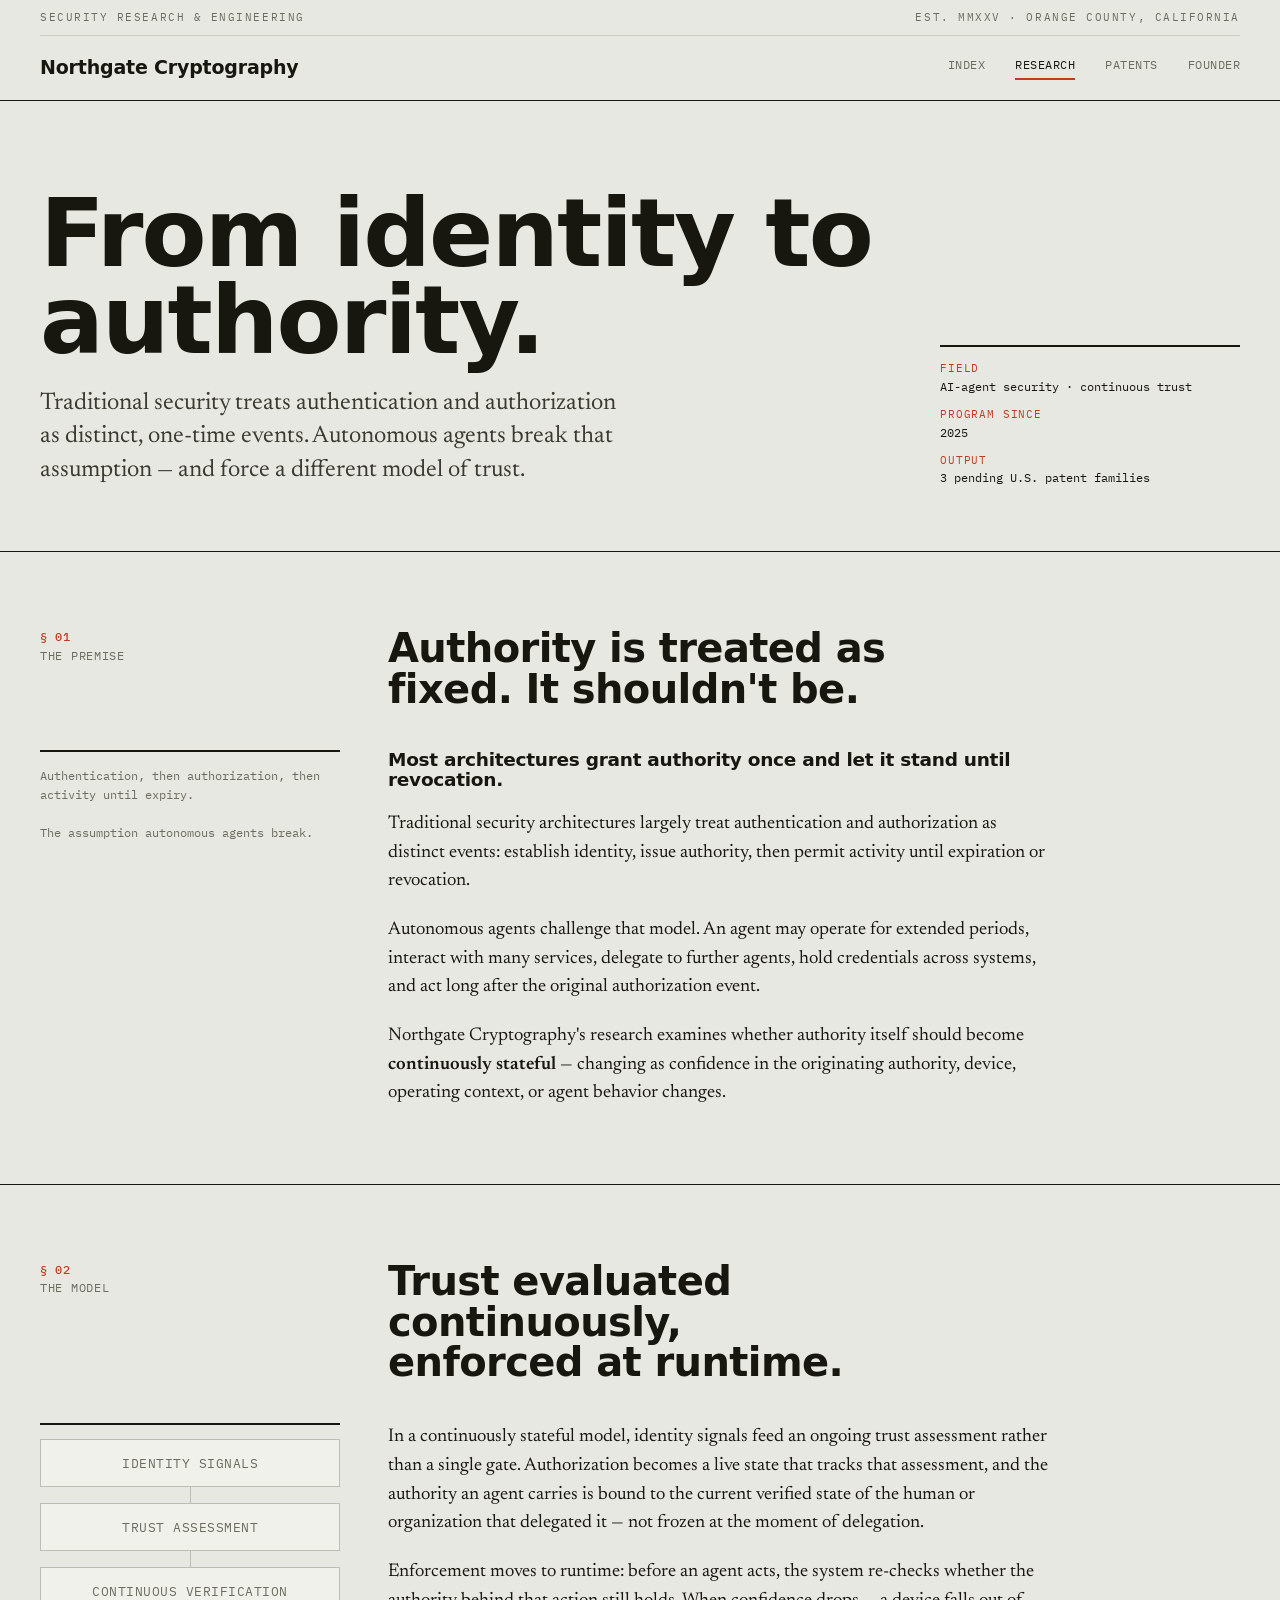
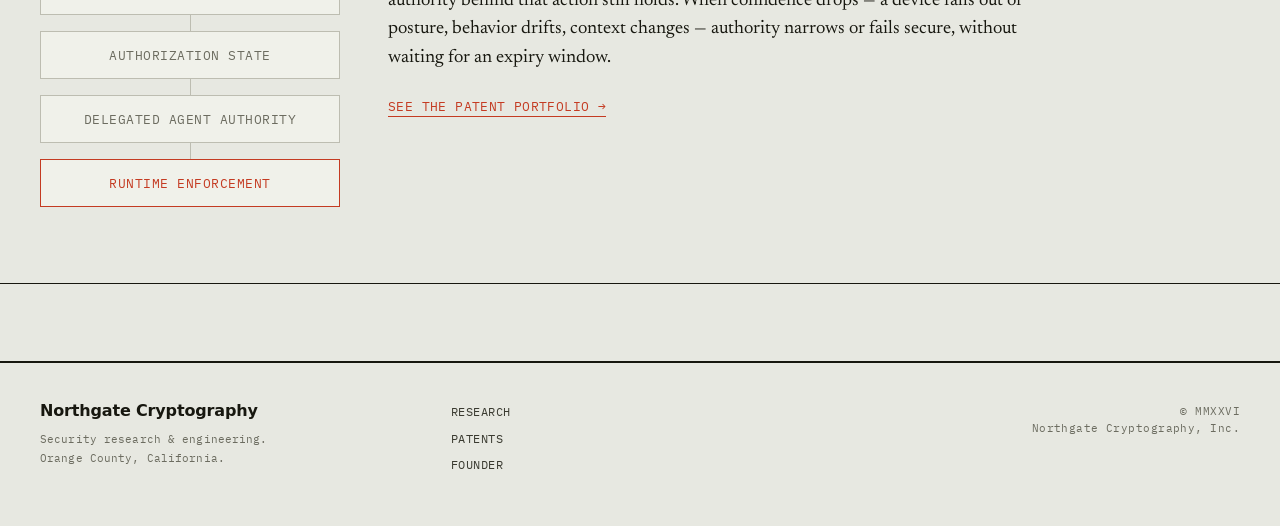
<file: research.html>
<!doctype html>
<html lang="en">
<head>
<meta charset="utf-8">
<meta name="viewport" content="width=device-width, initial-scale=1">
<title>From Identity to Authority — Northgate Cryptography Research</title>
<meta name="description" content="Research on AI-agent authorization and continuous trust: why authority itself should become continuously stateful as autonomous systems mature.">
<link rel="canonical" href="https://northgatecryptography.com/research/">
<meta property="og:title" content="From Identity to Authority — Northgate Cryptography">
<meta property="og:description" content="Why authority itself should become continuously stateful as autonomous systems mature.">
<meta property="og:type" content="website">
<link rel="preconnect" href="https://fonts.googleapis.com">
<link rel="preconnect" href="https://fonts.gstatic.com" crossorigin>
<link href="https://fonts.googleapis.com/css2?family=Archivo+Expanded:wght@600;700;800&family=Newsreader:opsz,wght@6..72,400;6..72,500;6..72,600&family=IBM+Plex+Mono:wght@400;500&display=swap" rel="stylesheet">
<link rel="stylesheet" href="styles.css">
</head>
<body>
<header class="mast">
  <div class="wrap">
    <div class="runhead"><span>Security Research &amp; Engineering</span><span>Est. MMXXV &middot; Orange County, California</span></div>
    <div class="bar">
      <a class="wordmark" href="/">Northgate Cryptography</a>
      <nav class="nav">
        <a href="/">Index</a>
        <a href="research.html" class="on">Research</a>
        <a href="intellectual-property.html">Patents</a>
        <a href="david-jensen.html">Founder</a>
      </nav>
    </div>
  </div>
</header>

<section class="hero">
  <div class="wrap">
    <div class="grid">
      <div>
        <h1 class="rise">From identity to authority.</h1>
        <p class="lead rise d2">Traditional security treats authentication and authorization as distinct, one-time events. Autonomous agents break that assumption — and force a different model of trust.</p>
      </div>
      <div class="meta-rail rise d3">
        <dl>
          <div><dt>Field</dt><dd>AI-agent security · continuous trust</dd></div>
          <div><dt>Program since</dt><dd>2025</dd></div>
          <div><dt>Output</dt><dd>3 pending U.S. patent families</dd></div>
        </dl>
      </div>
    </div>
  </div>
</section>

<main>
  <section class="block">
    <div class="wrap">
      <div class="sec-head">
        <div class="k"><b>§ 01</b> The premise</div>
        <h2>Authority is treated as fixed. It shouldn't be.</h2>
      </div>
      <div class="read">
        <div class="aside">Authentication, then authorization, then activity until expiry.<br><br>The assumption autonomous agents break.</div>
        <div class="body">
          <p class="lede">Most architectures grant authority once and let it stand until revocation.</p>
          <p>Traditional security architectures largely treat authentication and authorization as distinct events: establish identity, issue authority, then permit activity until expiration or revocation.</p>
          <p>Autonomous agents challenge that model. An agent may operate for extended periods, interact with many services, delegate to further agents, hold credentials across systems, and act long after the original authorization event.</p>
          <p>Northgate Cryptography's research examines whether authority itself should become <strong>continuously stateful</strong> — changing as confidence in the originating authority, device, operating context, or agent behavior changes.</p>
        </div>
      </div>
    </div>
  </section>

  <section class="block">
    <div class="wrap">
      <div class="sec-head">
        <div class="k"><b>§ 02</b> The model</div>
        <h2>Trust evaluated continuously, enforced at runtime.</h2>
      </div>
      <div class="read">
        <div class="aside">
          <div class="flow" aria-label="From identity signals to runtime enforcement">
            <div class="n">Identity signals</div><div class="j"></div>
            <div class="n">Trust assessment</div><div class="j"></div>
            <div class="n">Continuous verification</div><div class="j"></div>
            <div class="n">Authorization state</div><div class="j"></div>
            <div class="n">Delegated agent authority</div><div class="j"></div>
            <div class="n">Runtime enforcement</div>
          </div>
        </div>
        <div class="body">
          <p>In a continuously stateful model, identity signals feed an ongoing trust assessment rather than a single gate. Authorization becomes a live state that tracks that assessment, and the authority an agent carries is bound to the current verified state of the human or organization that delegated it — not frozen at the moment of delegation.</p>
          <p>Enforcement moves to runtime: before an agent acts, the system re-checks whether the authority behind that action still holds. When confidence drops — a device falls out of posture, behavior drifts, context changes — authority narrows or fails secure, without waiting for an expiry window.</p>
          <p><a class="inline" href="intellectual-property.html">See the patent portfolio →</a></p>
        </div>
      </div>
    </div>
  </section>
</main>

<footer class="foot">
  <div class="wrap">
    <div class="grid">
      <div>
        <div class="wordmark">Northgate Cryptography</div>
        <p class="disc">Security research &amp; engineering.<br>Orange County, California.</p>
      </div>
      <nav>
        <a href="research.html">Research</a>
        <a href="intellectual-property.html">Patents</a>
        <a href="david-jensen.html">Founder</a>
      </nav>
      <div class="fine">© MMXXVI<br>Northgate Cryptography, Inc.</div>
    </div>
  </div>
</footer>
</body>
</html>
</file>
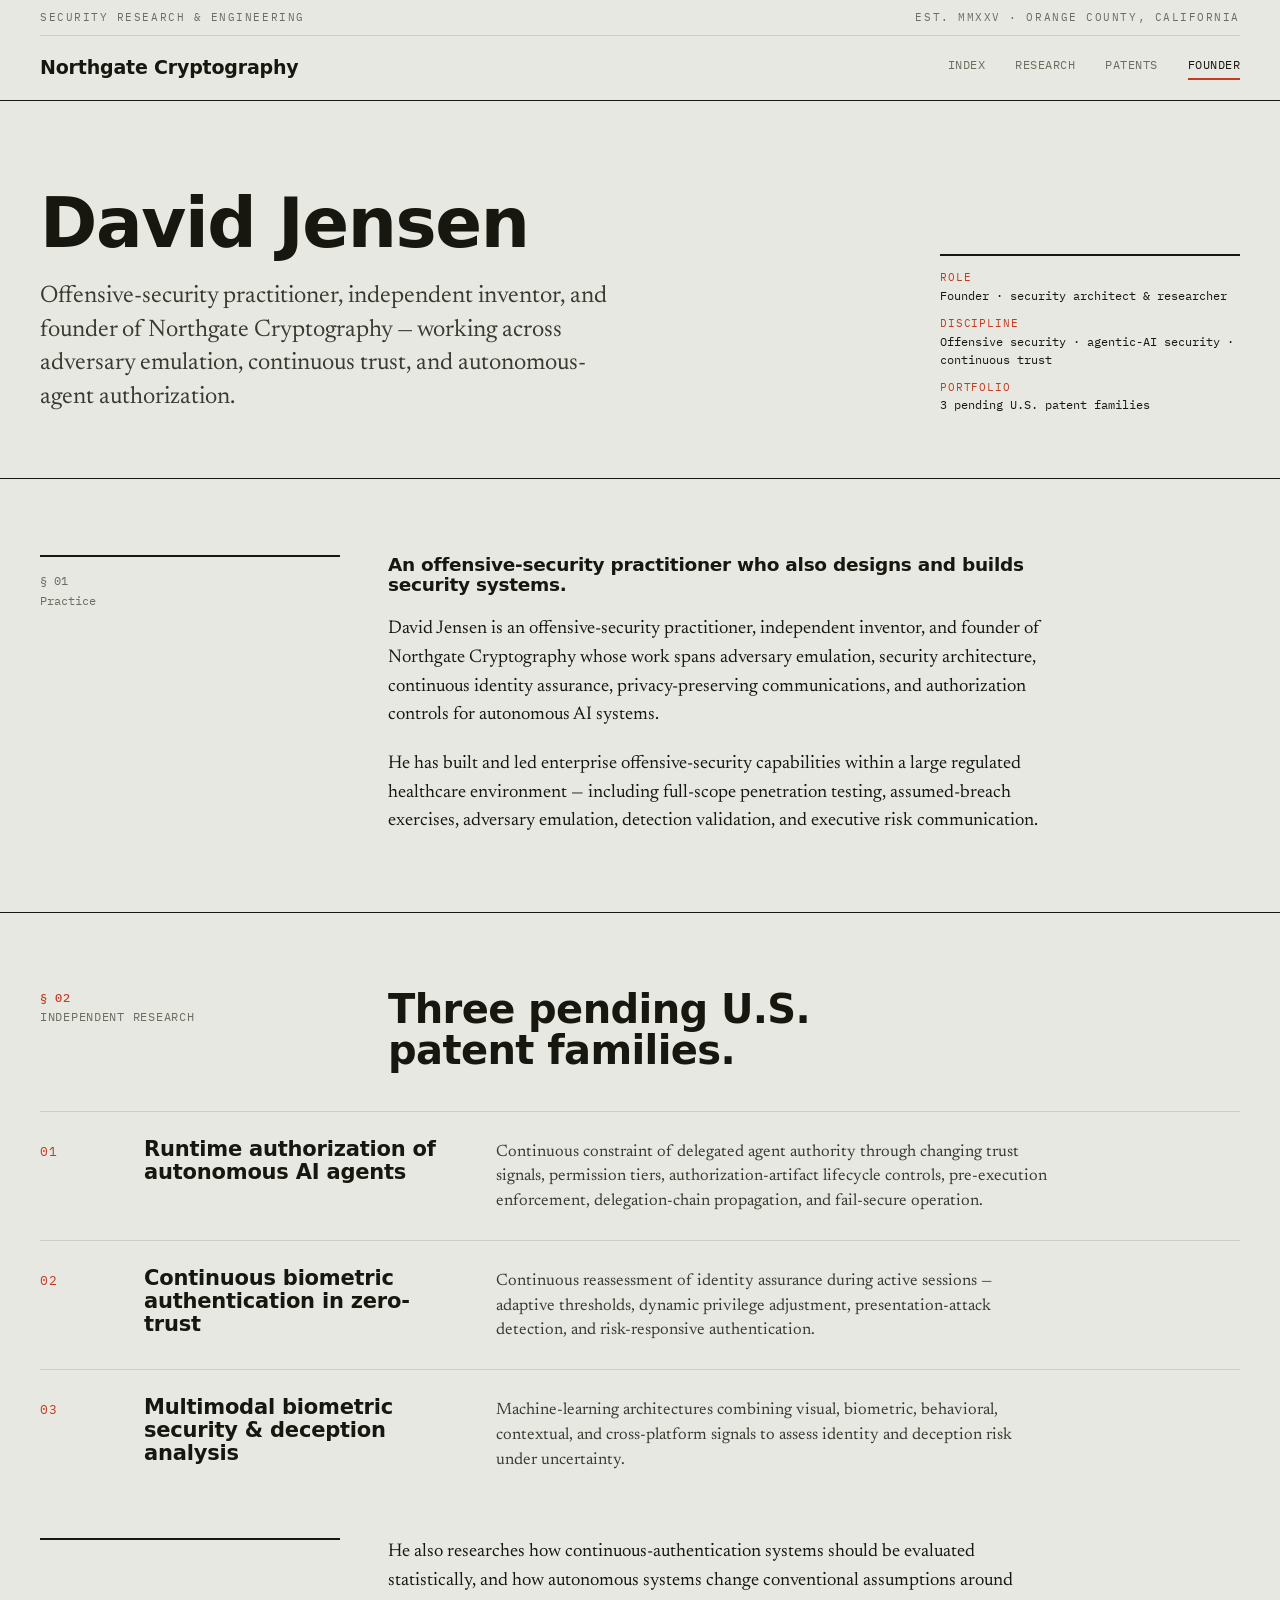
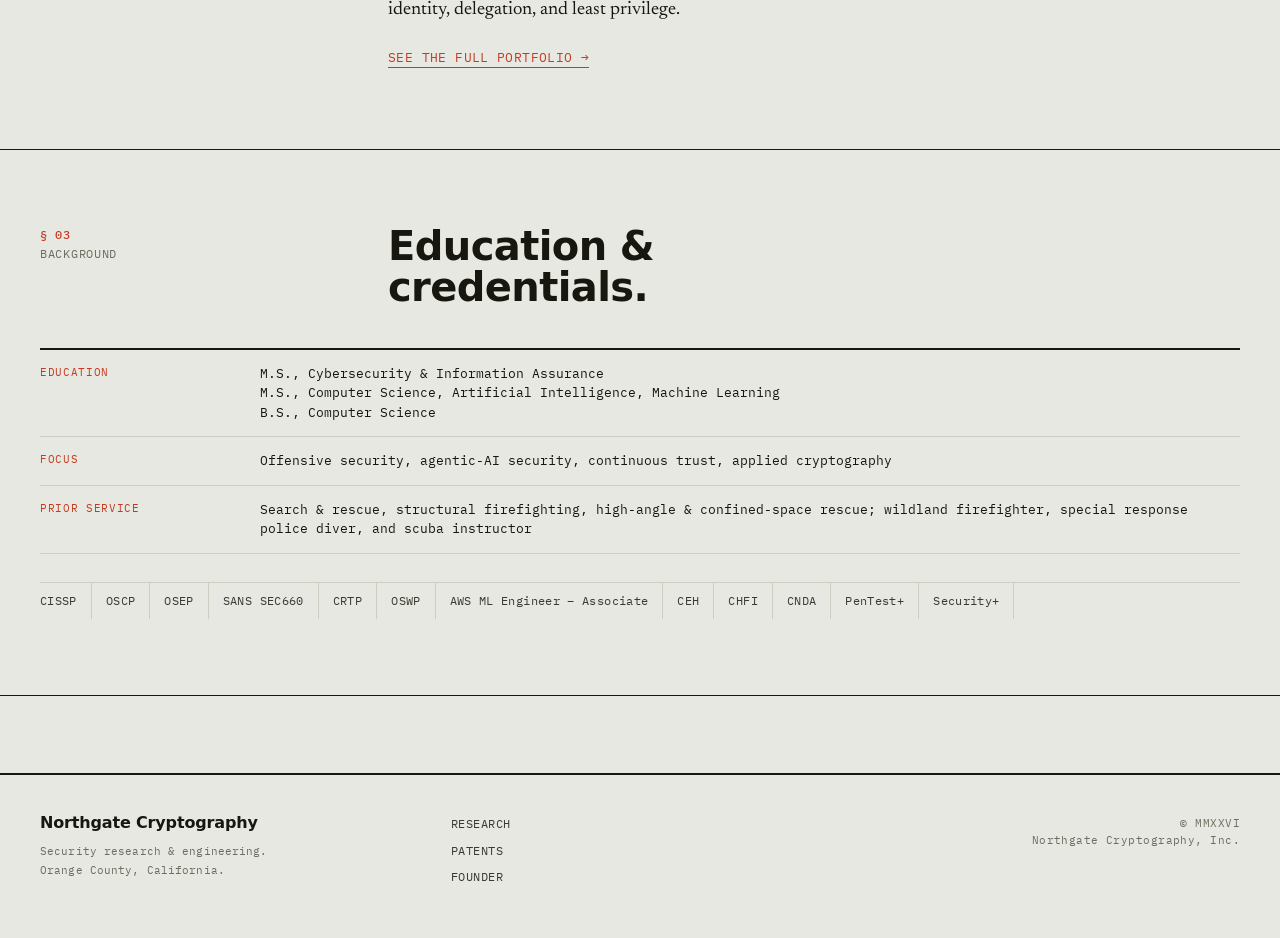
<file: northgate-site/david-jensen.html>
<!doctype html>
<html lang="en">
<head>
<meta charset="utf-8">
<meta name="viewport" content="width=device-width, initial-scale=1">
<title>David Jensen — Founder, Northgate Cryptography</title>
<meta name="description" content="David Jensen is an offensive-security leader, independent inventor, and founder of Northgate Cryptography researching AI-agent authorization and continuous trust.">
<link rel="canonical" href="https://northgatecryptography.com/david-jensen">
<meta property="og:title" content="David Jensen — Founder, Northgate Cryptography">
<meta property="og:description" content="Offensive-security leader, independent inventor, and founder researching AI-agent authorization and continuous trust.">
<meta property="og:type" content="profile">
<link rel="preconnect" href="https://fonts.googleapis.com">
<link rel="preconnect" href="https://fonts.gstatic.com" crossorigin>
<link href="https://fonts.googleapis.com/css2?family=Archivo+Expanded:wght@600;700;800&family=Newsreader:opsz,wght@6..72,400;6..72,500;6..72,600&family=IBM+Plex+Mono:wght@400;500&display=swap" rel="stylesheet">
<link rel="stylesheet" href="styles.css">
<script type="application/ld+json">
{
  "@context": "https://schema.org",
  "@type": "ProfilePage",
  "mainEntity": {
    "@type": "Person",
    "@id": "https://northgatecryptography.com/david-jensen/#person",
    "name": "David Jensen",
    "url": "https://northgatecryptography.com/david-jensen/",
    "jobTitle": ["Founder","Offensive Security Leader","Independent Security Researcher"],
    "worksFor": { "@id": "https://northgatecryptography.com/#organization" },
    "knowsAbout": ["Offensive Security","Red Teaming","Adversary Emulation","Agentic AI Security","Continuous Authentication","Zero Trust","Biometric Security","Applied Cryptography"]
  }
}
</script>
</head>
<body>
<header class="mast">
  <div class="wrap">
    <div class="runhead"><span>Security Research &amp; Engineering</span><span>Est. MMXXV &middot; Orange County, California</span></div>
    <div class="bar">
      <a class="wordmark" href="/">Northgate Cryptography</a>
      <nav class="nav">
        <a href="/">Index</a>
        <a href="research.html">Research</a>
        <a href="intellectual-property.html">Patents</a>
        <a href="david-jensen.html" class="on">Founder</a>
      </nav>
    </div>
  </div>
</header>

<section class="hero">
  <div class="wrap">
    <div class="grid">
      <div>
        <h1 class="rise">David Jensen</h1>
        <p class="lead rise d2">Offensive-security practitioner, independent inventor, and founder of Northgate Cryptography — working across adversary emulation, continuous trust, and autonomous-agent authorization.</p>
      </div>
      <div class="meta-rail rise d3">
        <dl>
          <div><dt>Role</dt><dd>Founder · security architect &amp; researcher</dd></div>
          <div><dt>Discipline</dt><dd>Offensive security · agentic-AI security · continuous trust</dd></div>
          <div><dt>Portfolio</dt><dd>3 pending U.S. patent families</dd></div>
        </dl>
      </div>
    </div>
  </div>
</section>

<main>
  <section class="block">
    <div class="wrap">
      <div class="read">
        <div class="aside">§ 01<br>Practice</div>
        <div class="body">
          <p class="lede">An offensive-security practitioner who also designs and builds security systems.</p>
          <p>David Jensen is an offensive-security practitioner, independent inventor, and founder of Northgate Cryptography whose work spans adversary emulation, security architecture, continuous identity assurance, privacy-preserving communications, and authorization controls for autonomous AI systems.</p>
          <p>He has built and led enterprise offensive-security capabilities within a large regulated healthcare environment — including full-scope penetration testing, assumed-breach exercises, adversary emulation, detection validation, and executive risk communication.</p>
        </div>
      </div>
    </div>
  </section>

  <section class="block">
    <div class="wrap">
      <div class="sec-head">
        <div class="k"><b>§ 02</b> Independent research</div>
        <h2>Three pending U.S. patent families.</h2>
      </div>
      <div class="index">
        <div class="item"><div class="num">01</div><div class="ttl">Runtime authorization of autonomous AI agents</div><div class="desc">Continuous constraint of delegated agent authority through changing trust signals, permission tiers, authorization-artifact lifecycle controls, pre-execution enforcement, delegation-chain propagation, and fail-secure operation.</div></div>
        <div class="item"><div class="num">02</div><div class="ttl">Continuous biometric authentication in zero-trust</div><div class="desc">Continuous reassessment of identity assurance during active sessions — adaptive thresholds, dynamic privilege adjustment, presentation-attack detection, and risk-responsive authentication.</div></div>
        <div class="item"><div class="num">03</div><div class="ttl">Multimodal biometric security &amp; deception analysis</div><div class="desc">Machine-learning architectures combining visual, biometric, behavioral, contextual, and cross-platform signals to assess identity and deception risk under uncertainty.</div></div>
      </div>
      <div class="read" style="margin-top:40px">
        <div class="aside"></div>
        <div class="body">
          <p>He also researches how continuous-authentication systems should be evaluated statistically, and how autonomous systems change conventional assumptions around identity, delegation, and least privilege.</p>
          <p><a class="inline" href="intellectual-property.html">See the full portfolio →</a></p>
        </div>
      </div>
    </div>
  </section>

  <section class="block">
    <div class="wrap">
      <div class="sec-head">
        <div class="k"><b>§ 03</b> Background</div>
        <h2>Education &amp; credentials.</h2>
      </div>
      <dl class="facts">
        <div><dt>Education</dt><dd>M.S., Cybersecurity &amp; Information Assurance<br>M.S., Computer Science, Artificial Intelligence, Machine Learning<br>B.S., Computer Science</dd></div>
        <div><dt>Focus</dt><dd>Offensive security, agentic-AI security, continuous trust, applied cryptography</dd></div>
        <div><dt>Prior service</dt><dd>Search &amp; rescue, structural firefighting, high-angle &amp; confined-space rescue; wildland firefighter, special response police diver, and scuba instructor</dd></div>
      </dl>
      <ul class="creds">
        <li>CISSP</li><li>OSCP</li><li>OSEP</li><li>SANS SEC660</li><li>CRTP</li><li>OSWP</li><li>AWS ML Engineer – Associate</li><li>CEH</li><li>CHFI</li><li>CNDA</li><li>PenTest+</li><li>Security+</li>
      </ul>
    </div>
  </section>
</main>

<footer class="foot">
  <div class="wrap">
    <div class="grid">
      <div>
        <div class="wordmark">Northgate Cryptography</div>
        <p class="disc">Security research &amp; engineering.<br>Orange County, California.</p>
      </div>
      <nav>
        <a href="research.html">Research</a>
        <a href="intellectual-property.html">Patents</a>
        <a href="david-jensen.html">Founder</a>
      </nav>
      <div class="fine">© MMXXVI<br>Northgate Cryptography, Inc.</div>
    </div>
  </div>
</footer>
</body>
</html>
</file>
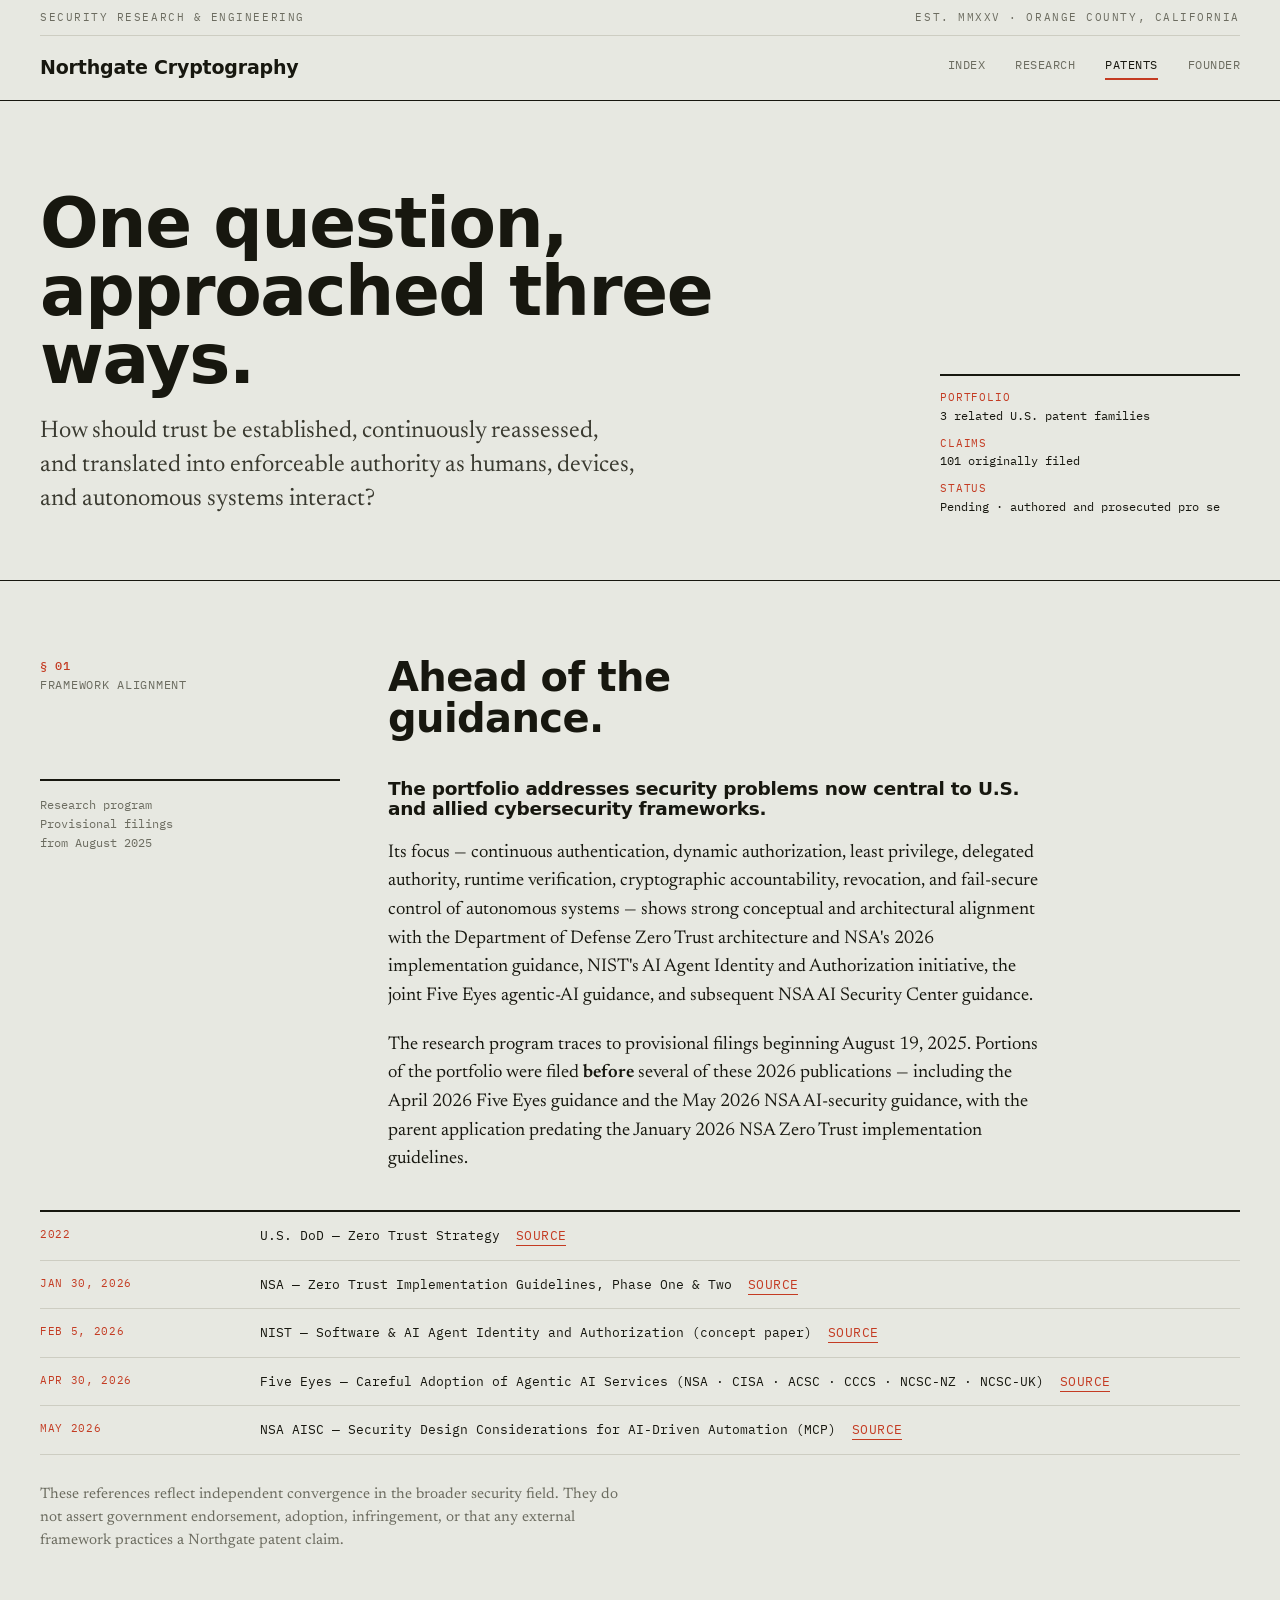
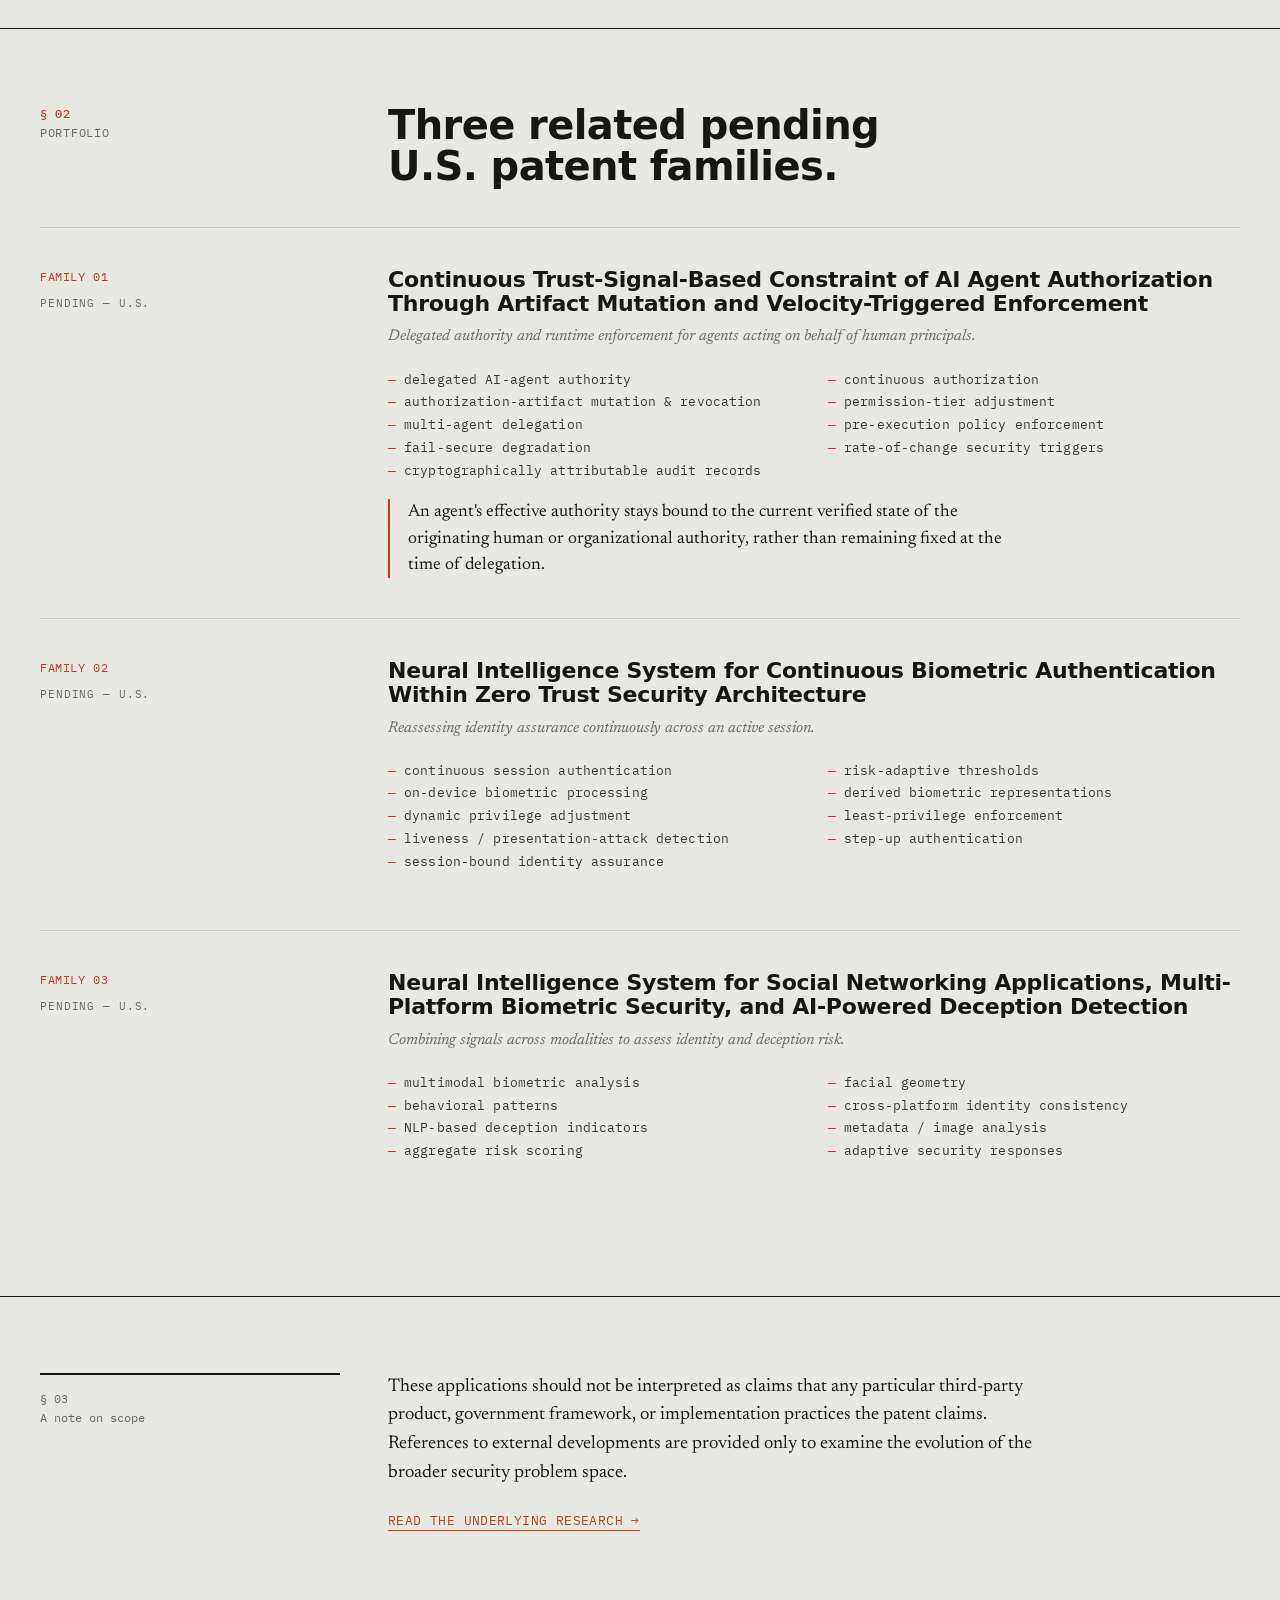
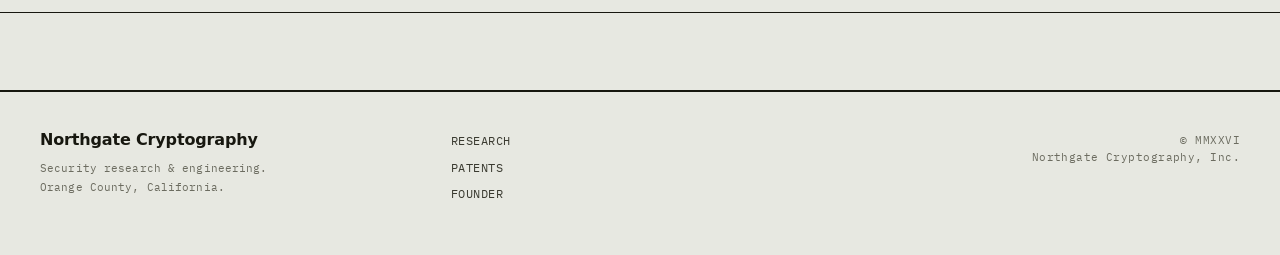
<file: northgate-site/intellectual-property.html>
<!doctype html>
<html lang="en">
<head>
<meta charset="utf-8">
<meta name="viewport" content="width=device-width, initial-scale=1">
<title>Research &amp; Intellectual Property — Northgate Cryptography</title>
<meta name="description" content="Northgate Cryptography's pending U.S. patent portfolio spanning autonomous-agent authorization, continuous biometric authentication, and multimodal security.">
<link rel="canonical" href="https://northgatecryptography.com/intellectual-property">
<meta property="og:title" content="Research &amp; Intellectual Property — Northgate Cryptography">
<meta property="og:description" content="A pending U.S. patent portfolio in continuous trust, agent authorization, and multimodal security.">
<meta property="og:type" content="website">
<link rel="preconnect" href="https://fonts.googleapis.com">
<link rel="preconnect" href="https://fonts.gstatic.com" crossorigin>
<link href="https://fonts.googleapis.com/css2?family=Archivo+Expanded:wght@600;700;800&family=Newsreader:opsz,wght@6..72,400;6..72,500;6..72,600&family=IBM+Plex+Mono:wght@400;500&display=swap" rel="stylesheet">
<link rel="stylesheet" href="styles.css">
</head>
<body>
<header class="mast">
  <div class="wrap">
    <div class="runhead"><span>Security Research &amp; Engineering</span><span>Est. MMXXV &middot; Orange County, California</span></div>
    <div class="bar">
      <a class="wordmark" href="/">Northgate Cryptography</a>
      <nav class="nav">
        <a href="/">Index</a>
        <a href="research.html">Research</a>
        <a href="intellectual-property.html" class="on">Patents</a>
        <a href="david-jensen.html">Founder</a>
      </nav>
    </div>
  </div>
</header>

<section class="hero">
  <div class="wrap">
    <div class="grid">
      <div>
        <h1 class="rise">One question, approached three ways.</h1>
        <p class="lead rise d2">How should trust be established, continuously reassessed, and translated into enforceable authority as humans, devices, and autonomous systems interact?</p>
      </div>
      <div class="meta-rail rise d3">
        <dl>
          <div><dt>Portfolio</dt><dd>3 related U.S. patent families</dd></div>
          <div><dt>Claims</dt><dd>101 originally filed</dd></div>
          <div><dt>Status</dt><dd>Pending · authored and prosecuted pro se</dd></div>
        </dl>
      </div>
    </div>
  </div>
</section>

<main>
  <section class="block">
    <div class="wrap">
      <div class="sec-head">
        <div class="k"><b>§ 01</b> Framework alignment</div>
        <h2>Ahead of the guidance.</h2>
      </div>
      <div class="read">
        <div class="aside">Research program<br>Provisional filings<br>from August 2025</div>
        <div class="body">
          <p class="lede">The portfolio addresses security problems now central to U.S. and allied cybersecurity frameworks.</p>
          <p>Its focus — continuous authentication, dynamic authorization, least privilege, delegated authority, runtime verification, cryptographic accountability, revocation, and fail-secure control of autonomous systems — shows strong conceptual and architectural alignment with the Department of Defense Zero Trust architecture and NSA's 2026 implementation guidance, NIST's AI Agent Identity and Authorization initiative, the joint Five Eyes agentic-AI guidance, and subsequent NSA AI Security Center guidance.</p>
          <p>The research program traces to provisional filings beginning August 19, 2025. Portions of the portfolio were filed <strong>before</strong> several of these 2026 publications — including the April 2026 Five Eyes guidance and the May 2026 NSA AI-security guidance, with the parent application predating the January 2026 NSA Zero Trust implementation guidelines.</p>
        </div>
      </div>
      <dl class="facts" style="margin-top:36px">
        <div><dt>2022</dt><dd>U.S. DoD — Zero Trust Strategy&nbsp;&nbsp;<a class="inline" href="https://dodcio.defense.gov/Portals/0/Documents/Library/ZTCapabilitiesActivities.pdf" target="_blank" rel="noopener">Source</a></dd></div>
        <div><dt>Jan 30, 2026</dt><dd>NSA — Zero Trust Implementation Guidelines, Phase One &amp; Two&nbsp;&nbsp;<a class="inline" href="https://media.defense.gov/2026/Jan/30/2003868308/-1/-1/0/CTR_ZIG_PHASE_ONE.PDF" target="_blank" rel="noopener">Source</a></dd></div>
        <div><dt>Feb 5, 2026</dt><dd>NIST — Software &amp; AI Agent Identity and Authorization (concept paper)&nbsp;&nbsp;<a class="inline" href="https://csrc.nist.gov/pubs/other/2026/02/05/accelerating-the-adoption-of-software-and-ai-agent/ipd" target="_blank" rel="noopener">Source</a></dd></div>
        <div><dt>Apr 30, 2026</dt><dd>Five Eyes — Careful Adoption of Agentic AI Services (NSA · CISA · ACSC · CCCS · NCSC-NZ · NCSC-UK)&nbsp;&nbsp;<a class="inline" href="https://media.defense.gov/2026/Apr/30/2003922823/-1/-1/0/CAREFUL%20ADOPTION%20OF%20AGENTIC%20AI%20SERVICES_FINAL.PDF" target="_blank" rel="noopener">Source</a></dd></div>
        <div><dt>May 2026</dt><dd>NSA AISC — Security Design Considerations for AI-Driven Automation (MCP)&nbsp;&nbsp;<a class="inline" href="https://www.nsa.gov/Press-Room/Press-Releases-Statements/Press-Release-View/Article/4496698/nsa-releases-security-design-considerations-for-ai-driven-automation-leveraging/" target="_blank" rel="noopener">Source</a></dd></div>
      </dl>
      <p style="font-family:var(--serif);font-size:15px;color:var(--muted);max-width:66ch;margin:28px 0 0">These references reflect independent convergence in the broader security field. They do not assert government endorsement, adoption, infringement, or that any external framework practices a Northgate patent claim.</p>
    </div>
  </section>

  <section class="block">
    <div class="wrap">
      <div class="sec-head">
        <div class="k"><b>§ 02</b> Portfolio</div>
        <h2>Three related pending U.S. patent families.</h2>
      </div>

      <div class="fam">
        <div class="side">
          <div class="fk">Family 01</div>
          <div class="status">Pending — U.S.</div>
        </div>
        <div class="main">
          <h3>Continuous Trust-Signal-Based Constraint of AI Agent Authorization Through Artifact Mutation and Velocity-Triggered Enforcement</h3>
          <p class="cite">Delegated authority and runtime enforcement for agents acting on behalf of human principals.</p>
          <ul>
            <li>delegated AI-agent authority</li><li>continuous authorization</li>
            <li>authorization-artifact mutation &amp; revocation</li><li>permission-tier adjustment</li>
            <li>multi-agent delegation</li><li>pre-execution policy enforcement</li>
            <li>fail-secure degradation</li><li>rate-of-change security triggers</li>
            <li>cryptographically attributable audit records</li>
          </ul>
          <p class="note">An agent's effective authority stays bound to the current verified state of the originating human or organizational authority, rather than remaining fixed at the time of delegation.</p>
        </div>
      </div>

      <div class="fam">
        <div class="side">
          <div class="fk">Family 02</div>
          <div class="status">Pending — U.S.</div>
        </div>
        <div class="main">
          <h3>Neural Intelligence System for Continuous Biometric Authentication Within Zero Trust Security Architecture</h3>
          <p class="cite">Reassessing identity assurance continuously across an active session.</p>
          <ul>
            <li>continuous session authentication</li><li>risk-adaptive thresholds</li>
            <li>on-device biometric processing</li><li>derived biometric representations</li>
            <li>dynamic privilege adjustment</li><li>least-privilege enforcement</li>
            <li>liveness / presentation-attack detection</li><li>step-up authentication</li>
            <li>session-bound identity assurance</li>
          </ul>
        </div>
      </div>

      <div class="fam">
        <div class="side">
          <div class="fk">Family 03</div>
          <div class="status">Pending — U.S.</div>
        </div>
        <div class="main">
          <h3>Neural Intelligence System for Social Networking Applications, Multi-Platform Biometric Security, and AI-Powered Deception Detection</h3>
          <p class="cite">Combining signals across modalities to assess identity and deception risk.</p>
          <ul>
            <li>multimodal biometric analysis</li><li>facial geometry</li>
            <li>behavioral patterns</li><li>cross-platform identity consistency</li>
            <li>NLP-based deception indicators</li><li>metadata / image analysis</li>
            <li>aggregate risk scoring</li><li>adaptive security responses</li>
          </ul>
        </div>
      </div>
    </div>
  </section>

  <section class="block">
    <div class="wrap">
      <div class="read">
        <div class="aside">§ 03<br>A note on scope</div>
        <div class="body">
          <p>These applications should not be interpreted as claims that any particular third-party product, government framework, or implementation practices the patent claims. References to external developments are provided only to examine the evolution of the broader security problem space.</p>
          <p><a class="inline" href="research.html">Read the underlying research →</a></p>
        </div>
      </div>
    </div>
  </section>
</main>

<footer class="foot">
  <div class="wrap">
    <div class="grid">
      <div>
        <div class="wordmark">Northgate Cryptography</div>
        <p class="disc">Security research &amp; engineering.<br>Orange County, California.</p>
      </div>
      <nav>
        <a href="research.html">Research</a>
        <a href="intellectual-property.html">Patents</a>
        <a href="david-jensen.html">Founder</a>
      </nav>
      <div class="fine">© MMXXVI<br>Northgate Cryptography, Inc.</div>
    </div>
  </div>
</footer>
</body>
</html>
</file>
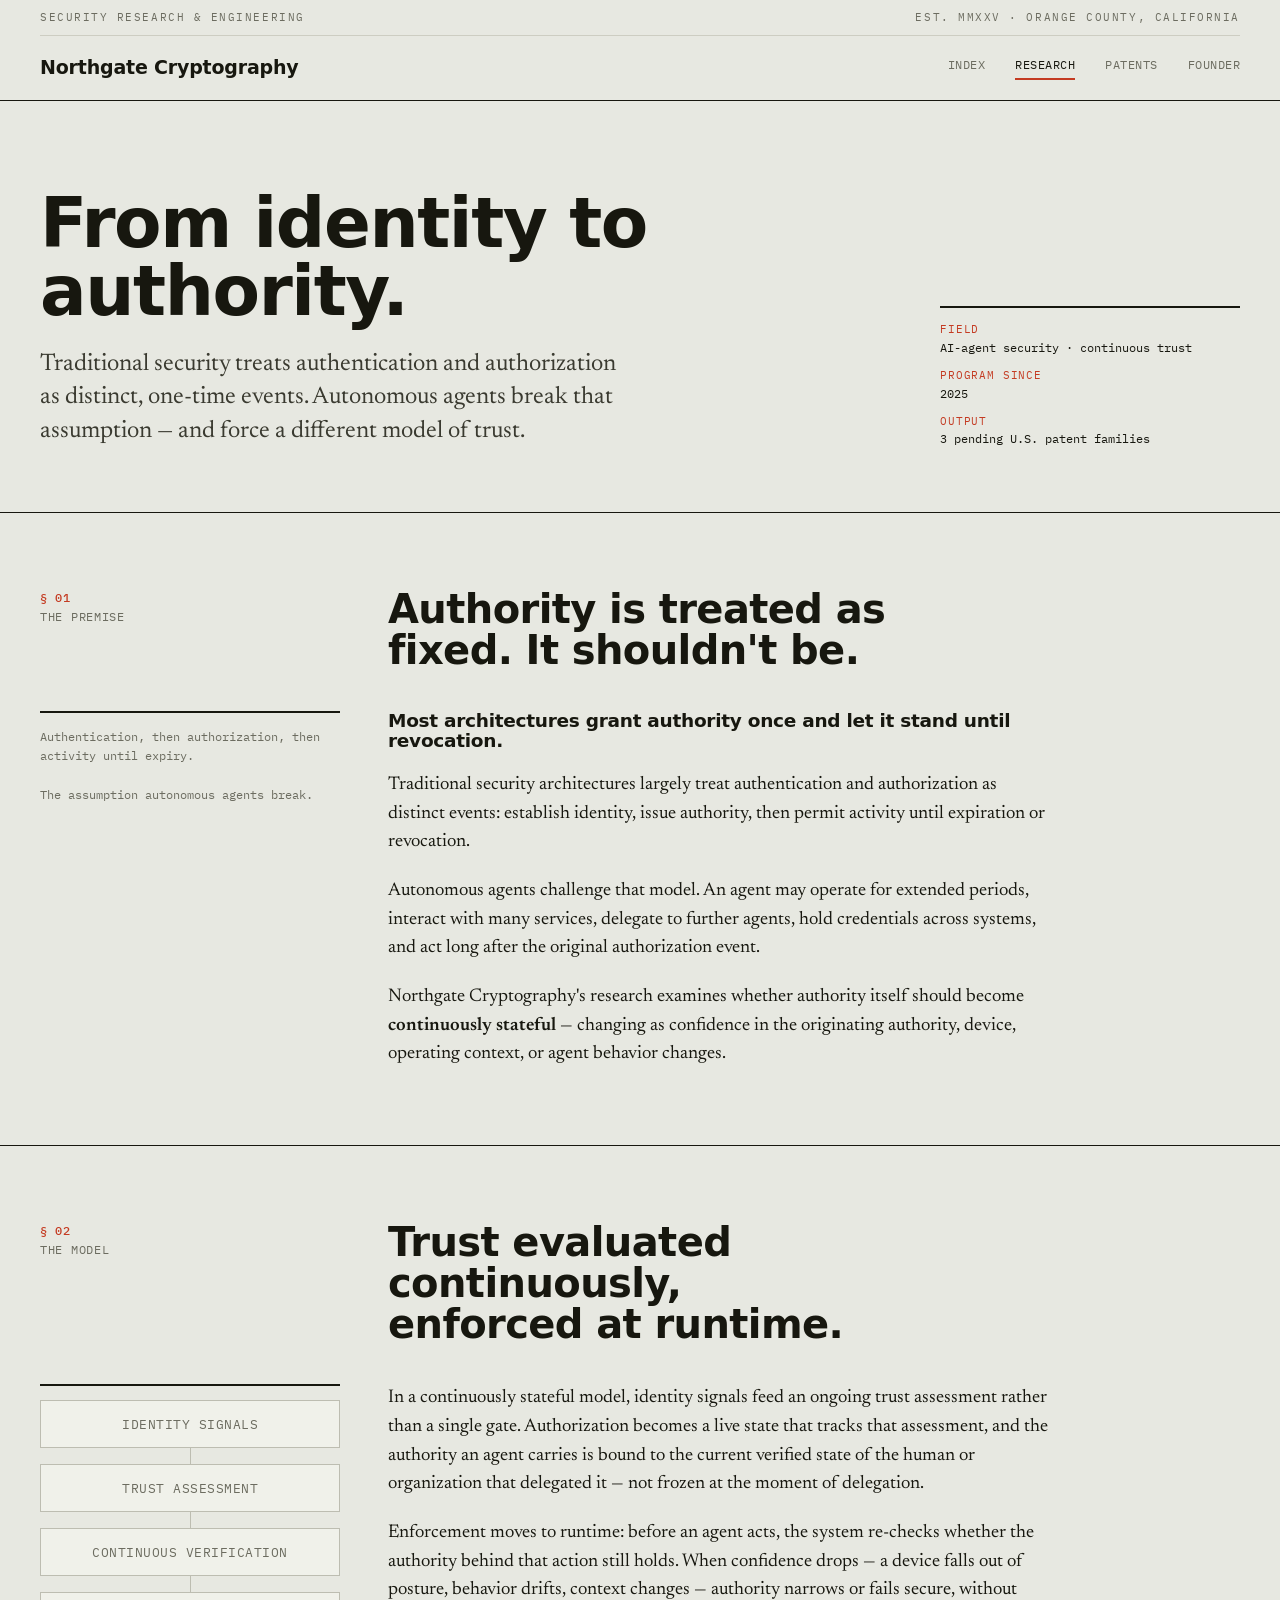
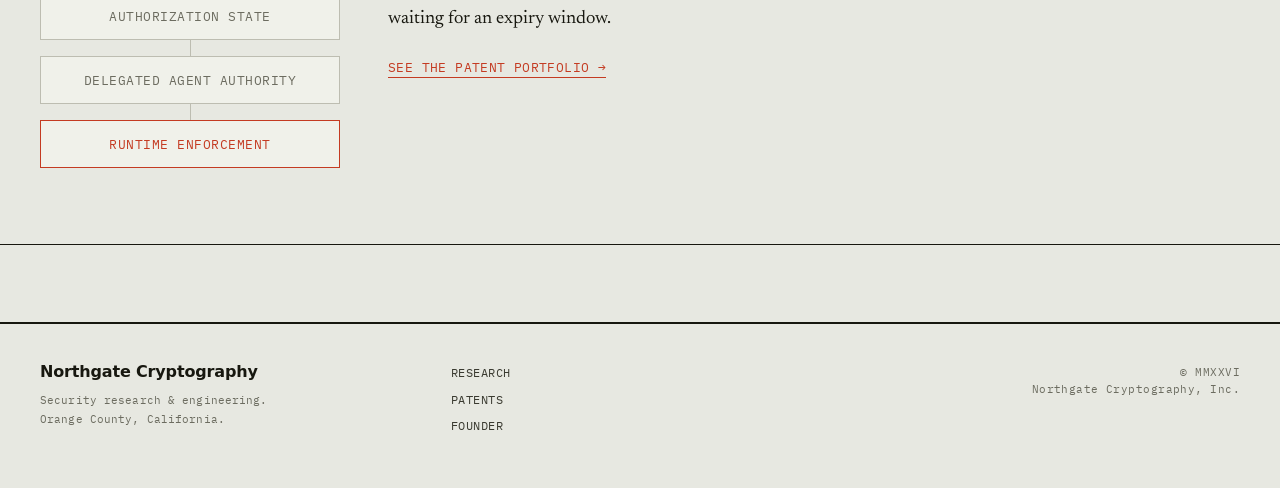
<file: northgate-site/research.html>
<!doctype html>
<html lang="en">
<head>
<meta charset="utf-8">
<meta name="viewport" content="width=device-width, initial-scale=1">
<title>From Identity to Authority — Northgate Cryptography Research</title>
<meta name="description" content="Research on AI-agent authorization and continuous trust: why authority itself should become continuously stateful as autonomous systems mature.">
<link rel="canonical" href="https://northgatecryptography.com/research">
<meta property="og:title" content="From Identity to Authority — Northgate Cryptography">
<meta property="og:description" content="Why authority itself should become continuously stateful as autonomous systems mature.">
<meta property="og:type" content="website">
<link rel="preconnect" href="https://fonts.googleapis.com">
<link rel="preconnect" href="https://fonts.gstatic.com" crossorigin>
<link href="https://fonts.googleapis.com/css2?family=Archivo+Expanded:wght@600;700;800&family=Newsreader:opsz,wght@6..72,400;6..72,500;6..72,600&family=IBM+Plex+Mono:wght@400;500&display=swap" rel="stylesheet">
<link rel="stylesheet" href="styles.css">
</head>
<body>
<header class="mast">
  <div class="wrap">
    <div class="runhead"><span>Security Research &amp; Engineering</span><span>Est. MMXXV &middot; Orange County, California</span></div>
    <div class="bar">
      <a class="wordmark" href="/">Northgate Cryptography</a>
      <nav class="nav">
        <a href="/">Index</a>
        <a href="research.html" class="on">Research</a>
        <a href="intellectual-property.html">Patents</a>
        <a href="david-jensen.html">Founder</a>
      </nav>
    </div>
  </div>
</header>

<section class="hero">
  <div class="wrap">
    <div class="grid">
      <div>
        <h1 class="rise">From identity to authority.</h1>
        <p class="lead rise d2">Traditional security treats authentication and authorization as distinct, one-time events. Autonomous agents break that assumption — and force a different model of trust.</p>
      </div>
      <div class="meta-rail rise d3">
        <dl>
          <div><dt>Field</dt><dd>AI-agent security · continuous trust</dd></div>
          <div><dt>Program since</dt><dd>2025</dd></div>
          <div><dt>Output</dt><dd>3 pending U.S. patent families</dd></div>
        </dl>
      </div>
    </div>
  </div>
</section>

<main>
  <section class="block">
    <div class="wrap">
      <div class="sec-head">
        <div class="k"><b>§ 01</b> The premise</div>
        <h2>Authority is treated as fixed. It shouldn't be.</h2>
      </div>
      <div class="read">
        <div class="aside">Authentication, then authorization, then activity until expiry.<br><br>The assumption autonomous agents break.</div>
        <div class="body">
          <p class="lede">Most architectures grant authority once and let it stand until revocation.</p>
          <p>Traditional security architectures largely treat authentication and authorization as distinct events: establish identity, issue authority, then permit activity until expiration or revocation.</p>
          <p>Autonomous agents challenge that model. An agent may operate for extended periods, interact with many services, delegate to further agents, hold credentials across systems, and act long after the original authorization event.</p>
          <p>Northgate Cryptography's research examines whether authority itself should become <strong>continuously stateful</strong> — changing as confidence in the originating authority, device, operating context, or agent behavior changes.</p>
        </div>
      </div>
    </div>
  </section>

  <section class="block">
    <div class="wrap">
      <div class="sec-head">
        <div class="k"><b>§ 02</b> The model</div>
        <h2>Trust evaluated continuously, enforced at runtime.</h2>
      </div>
      <div class="read">
        <div class="aside">
          <div class="flow" aria-label="From identity signals to runtime enforcement">
            <div class="n">Identity signals</div><div class="j"></div>
            <div class="n">Trust assessment</div><div class="j"></div>
            <div class="n">Continuous verification</div><div class="j"></div>
            <div class="n">Authorization state</div><div class="j"></div>
            <div class="n">Delegated agent authority</div><div class="j"></div>
            <div class="n">Runtime enforcement</div>
          </div>
        </div>
        <div class="body">
          <p>In a continuously stateful model, identity signals feed an ongoing trust assessment rather than a single gate. Authorization becomes a live state that tracks that assessment, and the authority an agent carries is bound to the current verified state of the human or organization that delegated it — not frozen at the moment of delegation.</p>
          <p>Enforcement moves to runtime: before an agent acts, the system re-checks whether the authority behind that action still holds. When confidence drops — a device falls out of posture, behavior drifts, context changes — authority narrows or fails secure, without waiting for an expiry window.</p>
          <p><a class="inline" href="intellectual-property.html">See the patent portfolio →</a></p>
        </div>
      </div>
    </div>
  </section>
</main>

<footer class="foot">
  <div class="wrap">
    <div class="grid">
      <div>
        <div class="wordmark">Northgate Cryptography</div>
        <p class="disc">Security research &amp; engineering.<br>Orange County, California.</p>
      </div>
      <nav>
        <a href="research.html">Research</a>
        <a href="intellectual-property.html">Patents</a>
        <a href="david-jensen.html">Founder</a>
      </nav>
      <div class="fine">© MMXXVI<br>Northgate Cryptography, Inc.</div>
    </div>
  </div>
</footer>
</body>
</html>
</file>
<file: styles.css>
/* Northgate Cryptography — "The Archive"
   Editorial/technical-journal identity: stone paper, Archivo Expanded display,
   Newsreader serif reading, IBM Plex Mono metadata. Rigorous grid; vermilion micro-accent. */

:root{
  --stone:#e7e8e1; --stone-2:#f0f1ea; --panel:#ededE6;
  --ink:#17170f; --ink-70:#3a3a30; --muted:#6c6c60; --faint:#9a9a8d;
  --rule:#cdcdc2; --rule-2:#bdbdb1;
  --flag:#c43b22;               /* vermilion micro-accent */
  --disp:"Archivo Expanded","Archivo",system-ui,sans-serif;
  --serif:"Newsreader",Georgia,"Times New Roman",serif;
  --mono:"IBM Plex Mono",ui-monospace,Menlo,monospace;
  --pad:40px; --maxw:1280px;
}
*{box-sizing:border-box}
html{-webkit-text-size-adjust:100%}
body{margin:0;background:var(--stone);color:var(--ink);
  font-family:var(--serif);font-size:18px;line-height:1.55;font-weight:400;
  -webkit-font-smoothing:antialiased;text-rendering:optimizeLegibility}
a{color:inherit;text-decoration:none}
.wrap{max-width:var(--maxw);margin:0 auto;padding:0 var(--pad)}
@media(max-width:700px){:root{--pad:22px}}

.mono{font-family:var(--mono);font-size:12px;letter-spacing:.04em;text-transform:uppercase;color:var(--muted)}
.flag{color:var(--flag)}

/* masthead */
.mast{border-bottom:1px solid var(--ink)}
.runhead{font-family:var(--mono);font-size:11px;letter-spacing:.14em;text-transform:uppercase;color:var(--muted);
  display:flex;justify-content:space-between;padding:9px 0;border-bottom:1px solid var(--rule)}
.mast .bar{display:flex;align-items:center;justify-content:space-between;padding:20px 0;gap:24px}
.wordmark{font-family:var(--disp);font-weight:800;font-size:19px;letter-spacing:-.01em;line-height:1}
.wordmark .sub{display:block;font-family:var(--mono);font-size:10.5px;font-weight:400;letter-spacing:.16em;text-transform:uppercase;color:var(--muted);margin-top:5px}
.nav{display:flex;gap:30px;font-family:var(--mono);font-size:12px;letter-spacing:.04em;text-transform:uppercase}
.nav a{color:var(--muted);padding-bottom:3px}
.nav a:hover{color:var(--ink)}
.nav a.on{color:var(--ink);border-bottom:2px solid var(--flag)}
@media(max-width:640px){.nav{gap:16px;font-size:11px}.nav a span.full{display:none}}

/* hero — editorial spread, grid */
.hero{border-bottom:1px solid var(--ink);padding:clamp(48px,7vw,92px) 0 clamp(40px,5vw,64px)}
.hero .grid{display:grid;grid-template-columns:1fr 300px;gap:48px;align-items:end}
.hero h1{font-family:var(--disp);font-weight:800;font-size:clamp(40px,7.4vw,104px);line-height:.92;letter-spacing:-.02em;margin:0;max-width:14ch;text-transform:none}
.hero .lead{font-family:var(--serif);font-size:clamp(19px,2vw,24px);line-height:1.4;color:var(--ink-70);margin:22px 0 0;max-width:46ch;font-weight:400}
.meta-rail{border-top:2px solid var(--ink);padding-top:14px;font-family:var(--mono);font-size:12px;line-height:1.5;color:var(--muted)}
.meta-rail dl{margin:0;display:grid;gap:11px}
.meta-rail dt{color:var(--flag);text-transform:uppercase;letter-spacing:.08em;font-size:10.5px}
.meta-rail dd{margin:1px 0 0;color:var(--ink)}
@media(max-width:860px){.hero .grid{grid-template-columns:1fr;gap:34px}.meta-rail{max-width:420px}}

.rise{opacity:0;transform:translateY(10px);animation:rise .8s cubic-bezier(.2,.7,.2,1) forwards}
.rise.d2{animation-delay:.12s}.rise.d3{animation-delay:.24s}
@keyframes rise{to{opacity:1;transform:none}}
@media(prefers-reduced-motion:reduce){.rise{opacity:1;transform:none;animation:none}}

main{padding:0 0 clamp(40px,6vw,80px)}
.block{border-bottom:1px solid var(--ink);padding:clamp(40px,6vw,76px) 0}
.sec-head{display:grid;grid-template-columns:300px 1fr;gap:48px;margin-bottom:40px}
.sec-head .k{font-family:var(--mono);font-size:12px;letter-spacing:.06em;text-transform:uppercase;color:var(--muted)}
.sec-head .k b{display:block;color:var(--flag);font-weight:500}
.sec-head h2{font-family:var(--disp);font-weight:700;font-size:clamp(24px,3.2vw,40px);line-height:1.02;letter-spacing:-.015em;margin:0;max-width:18ch}
@media(max-width:860px){.sec-head{grid-template-columns:1fr;gap:16px}}

/* index of research areas */
.index .item{display:grid;grid-template-columns:72px 320px 1fr;gap:32px;padding:26px 0;border-top:1px solid var(--rule);align-items:baseline;transition:background .2s}
.index .item:hover{background:color-mix(in srgb,var(--flag) 5%,transparent)}
.index .num{font-family:var(--mono);font-size:13px;color:var(--flag);letter-spacing:.04em}
.index .ttl{font-family:var(--disp);font-weight:700;font-size:21px;letter-spacing:-.01em;line-height:1.1}
.index .desc{font-family:var(--serif);font-size:16.5px;line-height:1.5;color:var(--ink-70);max-width:62ch}
@media(max-width:760px){.index .item{grid-template-columns:auto 1fr;gap:8px 18px}.index .desc{grid-column:1/-1}}

/* reading passage */
.read{display:grid;grid-template-columns:300px 1fr;gap:48px}
.read .body{max-width:66ch}
.read .body p{margin:0 0 20px;font-size:18.5px}
.read .body p:last-child{margin-bottom:0}
.read .body strong{font-weight:600}
.read .lede{font-family:var(--disp);font-weight:700;font-size:clamp(22px,2.6vw,30px);line-height:1.08;letter-spacing:-.015em;margin:0 0 20px}
.read .aside{font-family:var(--mono);font-size:12px;line-height:1.6;color:var(--muted);border-top:2px solid var(--ink);padding-top:14px}
@media(max-width:860px){.read{grid-template-columns:1fr;gap:16px}}

.inline{color:var(--flag);font-family:var(--mono);font-size:13px;letter-spacing:.03em;text-transform:uppercase;border-bottom:1px solid var(--flag);padding-bottom:1px}
.inline:hover{color:var(--ink);border-color:var(--ink)}

/* patent families */
.fam{display:grid;grid-template-columns:300px 1fr;gap:48px;padding:40px 0;border-top:1px solid var(--rule)}
.fam:first-of-type{border-top:1px solid var(--ink)}
.fam .side .fk{font-family:var(--mono);font-size:12px;color:var(--flag);letter-spacing:.05em;text-transform:uppercase}
.fam .side .status{font-family:var(--mono);font-size:11px;color:var(--muted);margin-top:8px;text-transform:uppercase;letter-spacing:.08em}
.fam h3{font-family:var(--disp);font-weight:700;font-size:22px;line-height:1.08;letter-spacing:-.012em;margin:0 0 10px}
.fam .cite{font-family:var(--serif);font-style:italic;color:var(--muted);font-size:15.5px;margin:0 0 20px;max-width:68ch}
.fam ul{margin:0 0 20px;padding:0;list-style:none;display:grid;grid-template-columns:1fr 1fr;gap:4px 28px}
.fam ul li{font-family:var(--mono);font-size:12.5px;letter-spacing:.01em;color:var(--ink-70);text-transform:none;padding-left:16px;position:relative;line-height:1.5}
.fam ul li::before{content:"—";position:absolute;left:0;color:var(--flag)}
.fam .note{font-family:var(--serif);font-size:17.5px;line-height:1.5;color:var(--ink);border-left:2px solid var(--flag);padding-left:18px;margin:0;max-width:64ch}
@media(max-width:860px){.fam{grid-template-columns:1fr;gap:16px}}
@media(max-width:560px){.fam ul{grid-template-columns:1fr}}

/* flow */
.flow{display:grid;gap:0;max-width:330px}
.flow .n{border:1px solid var(--rule-2);background:var(--stone-2);padding:13px 16px;font-family:var(--mono);font-size:12.5px;text-transform:uppercase;letter-spacing:.04em;text-align:center}
.flow .n+.n{border-top:0}
.flow .n:last-child{color:var(--flag);border-color:var(--flag)}
.flow .j{height:16px;width:1px;background:var(--rule-2);margin:0 auto}

/* facts/creds */
.facts{display:grid;gap:0;margin:0 0 28px;border-top:2px solid var(--ink)}
.facts div{display:grid;grid-template-columns:200px 1fr;gap:20px;padding:14px 0;border-bottom:1px solid var(--rule);font-family:var(--mono);font-size:13px}
.facts dt{color:var(--flag);text-transform:uppercase;letter-spacing:.06em;font-size:11px}
.facts dd{margin:0;color:var(--ink);text-transform:none;letter-spacing:0;font-size:13px;line-height:1.5}
@media(max-width:560px){.facts div{grid-template-columns:1fr;gap:4px}}
.creds{display:flex;flex-wrap:wrap;gap:0;margin:0;padding:0;list-style:none;border-top:1px solid var(--rule)}
.creds li{font-family:var(--mono);font-size:12px;letter-spacing:.03em;color:var(--ink-70);padding:9px 14px 9px 0;border-right:1px solid var(--rule);margin-right:14px}

.back{font-family:var(--mono);font-size:12px;text-transform:uppercase;letter-spacing:.06em;color:var(--muted)}
.back:hover{color:var(--flag)}

/* footer */
.foot{border-top:2px solid var(--ink);padding:40px 0 48px}
.foot .grid{display:grid;grid-template-columns:1fr 1fr 1fr;gap:32px}
.foot .wordmark{font-size:16px}
.foot .disc{font-family:var(--mono);font-size:11px;line-height:1.7;color:var(--muted);max-width:40ch;text-transform:none;letter-spacing:.01em}
.foot nav{display:flex;flex-direction:column;gap:8px;font-family:var(--mono);font-size:12px;text-transform:uppercase;letter-spacing:.04em}
.foot nav a{color:var(--ink-70)}.foot nav a:hover{color:var(--flag)}
.foot .fine{font-family:var(--mono);font-size:11px;color:var(--muted);text-align:right;letter-spacing:.04em}
@media(max-width:700px){.foot .grid{grid-template-columns:1fr}.foot .fine{text-align:left}}

/* homepage framework-alignment strip */
.strip{border-bottom:1px solid var(--ink);background:var(--stone-2);padding:clamp(26px,3.6vw,40px) 0}
.strip .grid2{display:grid;grid-template-columns:300px 1fr;gap:48px;align-items:start}
.strip .lbl{font-family:var(--mono);font-size:12px;letter-spacing:.06em;text-transform:uppercase;color:var(--flag)}
.strip p{margin:0 0 18px;font-family:var(--serif);font-size:clamp(17px,1.7vw,20px);line-height:1.45;color:var(--ink);max-width:62ch}
.strip .orgs{list-style:none;display:flex;flex-wrap:wrap;gap:0;margin:0 0 18px;padding:0}
.strip .orgs li{font-family:var(--disp);font-weight:700;font-size:16px;letter-spacing:-.01em;padding-right:18px;margin-right:18px;border-right:1px solid var(--rule-2);line-height:1.2}
.strip .orgs li:last-child{border-right:0;margin-right:0;padding-right:0}
@media(max-width:860px){.strip .grid2{grid-template-columns:1fr;gap:14px}}
</file>
<file: northgate-site/styles.css>
/* Northgate Cryptography — "The Archive"
   Editorial/technical-journal identity: stone paper, Archivo Expanded display,
   Newsreader serif reading, IBM Plex Mono metadata. Rigorous grid; vermilion micro-accent. */

:root{
  --stone:#e7e8e1; --stone-2:#f0f1ea; --panel:#ededE6;
  --ink:#17170f; --ink-70:#3a3a30; --muted:#6c6c60; --faint:#9a9a8d;
  --rule:#cdcdc2; --rule-2:#bdbdb1;
  --flag:#c43b22;               /* vermilion micro-accent */
  --disp:"Archivo Expanded","Archivo",system-ui,sans-serif;
  --serif:"Newsreader",Georgia,"Times New Roman",serif;
  --mono:"IBM Plex Mono",ui-monospace,Menlo,monospace;
  --pad:40px; --maxw:1280px;
}
*{box-sizing:border-box}
html{-webkit-text-size-adjust:100%}
body{margin:0;background:var(--stone);color:var(--ink);
  font-family:var(--serif);font-size:18px;line-height:1.55;font-weight:400;
  -webkit-font-smoothing:antialiased;text-rendering:optimizeLegibility}
a{color:inherit;text-decoration:none}
.wrap{max-width:var(--maxw);margin:0 auto;padding:0 var(--pad)}
@media(max-width:700px){:root{--pad:22px}}

.mono{font-family:var(--mono);font-size:12px;letter-spacing:.04em;text-transform:uppercase;color:var(--muted)}
.flag{color:var(--flag)}

/* masthead */
.mast{border-bottom:1px solid var(--ink)}
.runhead{font-family:var(--mono);font-size:11px;letter-spacing:.14em;text-transform:uppercase;color:var(--muted);
  display:flex;justify-content:space-between;padding:9px 0;border-bottom:1px solid var(--rule)}
.mast .bar{display:flex;align-items:center;justify-content:space-between;padding:20px 0;gap:24px}
.wordmark{font-family:var(--disp);font-weight:800;font-size:19px;letter-spacing:-.01em;line-height:1}
.wordmark .sub{display:block;font-family:var(--mono);font-size:10.5px;font-weight:400;letter-spacing:.16em;text-transform:uppercase;color:var(--muted);margin-top:5px}
.nav{display:flex;gap:30px;font-family:var(--mono);font-size:12px;letter-spacing:.04em;text-transform:uppercase}
.nav a{color:var(--muted);padding-bottom:3px}
.nav a:hover{color:var(--ink)}
.nav a.on{color:var(--ink);border-bottom:2px solid var(--flag)}
@media(max-width:640px){.nav{gap:16px;font-size:11px}.nav a span.full{display:none}}

/* hero — editorial spread, grid */
.hero{border-bottom:1px solid var(--ink);padding:clamp(48px,7vw,92px) 0 clamp(40px,5vw,64px)}
.hero .grid{display:grid;grid-template-columns:1fr 300px;gap:48px;align-items:end}
.hero h1{font-family:var(--disp);font-weight:800;font-size:clamp(34px,5.4vw,76px);line-height:.98;letter-spacing:-.02em;margin:0;max-width:17ch;text-transform:none}
.hero .lead{font-family:var(--serif);font-size:clamp(19px,2vw,24px);line-height:1.4;color:var(--ink-70);margin:22px 0 0;max-width:46ch;font-weight:400}
.meta-rail{border-top:2px solid var(--ink);padding-top:14px;font-family:var(--mono);font-size:12px;line-height:1.5;color:var(--muted)}
.meta-rail dl{margin:0;display:grid;gap:11px}
.meta-rail dt{color:var(--flag);text-transform:uppercase;letter-spacing:.08em;font-size:10.5px}
.meta-rail dd{margin:1px 0 0;color:var(--ink)}
@media(max-width:860px){.hero .grid{grid-template-columns:1fr;gap:34px}.meta-rail{max-width:420px}}

.rise{opacity:0;transform:translateY(10px);animation:rise .8s cubic-bezier(.2,.7,.2,1) forwards}
.rise.d2{animation-delay:.12s}.rise.d3{animation-delay:.24s}
@keyframes rise{to{opacity:1;transform:none}}
@media(prefers-reduced-motion:reduce){.rise{opacity:1;transform:none;animation:none}}

main{padding:0 0 clamp(40px,6vw,80px)}
.block{border-bottom:1px solid var(--ink);padding:clamp(40px,6vw,76px) 0}
.sec-head{display:grid;grid-template-columns:300px 1fr;gap:48px;margin-bottom:40px}
.sec-head .k{font-family:var(--mono);font-size:12px;letter-spacing:.06em;text-transform:uppercase;color:var(--muted)}
.sec-head .k b{display:block;color:var(--flag);font-weight:500}
.sec-head h2{font-family:var(--disp);font-weight:700;font-size:clamp(24px,3.2vw,40px);line-height:1.02;letter-spacing:-.015em;margin:0;max-width:18ch}
@media(max-width:860px){.sec-head{grid-template-columns:1fr;gap:16px}}

/* index of research areas */
.index .item{display:grid;grid-template-columns:72px 320px 1fr;gap:32px;padding:26px 0;border-top:1px solid var(--rule);align-items:baseline;transition:background .2s}
.index .item:hover{background:color-mix(in srgb,var(--flag) 5%,transparent)}
.index .num{font-family:var(--mono);font-size:13px;color:var(--flag);letter-spacing:.04em}
.index .ttl{font-family:var(--disp);font-weight:700;font-size:21px;letter-spacing:-.01em;line-height:1.1}
.index .desc{font-family:var(--serif);font-size:16.5px;line-height:1.5;color:var(--ink-70);max-width:62ch}
@media(max-width:760px){.index .item{grid-template-columns:auto 1fr;gap:8px 18px}.index .desc{grid-column:1/-1}}

/* reading passage */
.read{display:grid;grid-template-columns:300px 1fr;gap:48px}
.read .body{max-width:66ch}
.read .body p{margin:0 0 20px;font-size:18.5px}
.read .body p:last-child{margin-bottom:0}
.read .body strong{font-weight:600}
.read .lede{font-family:var(--disp);font-weight:700;font-size:clamp(22px,2.6vw,30px);line-height:1.08;letter-spacing:-.015em;margin:0 0 20px}
.read .aside{font-family:var(--mono);font-size:12px;line-height:1.6;color:var(--muted);border-top:2px solid var(--ink);padding-top:14px}
@media(max-width:860px){.read{grid-template-columns:1fr;gap:16px}}

.inline{color:var(--flag);font-family:var(--mono);font-size:13px;letter-spacing:.03em;text-transform:uppercase;border-bottom:1px solid var(--flag);padding-bottom:1px}
.inline:hover{color:var(--ink);border-color:var(--ink)}

/* patent families */
.fam{display:grid;grid-template-columns:300px 1fr;gap:48px;padding:40px 0;border-top:1px solid var(--rule)}
.fam:first-of-type{border-top:1px solid var(--ink)}
.fam .side .fk{font-family:var(--mono);font-size:12px;color:var(--flag);letter-spacing:.05em;text-transform:uppercase}
.fam .side .status{font-family:var(--mono);font-size:11px;color:var(--muted);margin-top:8px;text-transform:uppercase;letter-spacing:.08em}
.fam h3{font-family:var(--disp);font-weight:700;font-size:22px;line-height:1.08;letter-spacing:-.012em;margin:0 0 10px}
.fam .cite{font-family:var(--serif);font-style:italic;color:var(--muted);font-size:15.5px;margin:0 0 20px;max-width:68ch}
.fam ul{margin:0 0 20px;padding:0;list-style:none;display:grid;grid-template-columns:1fr 1fr;gap:4px 28px}
.fam ul li{font-family:var(--mono);font-size:12.5px;letter-spacing:.01em;color:var(--ink-70);text-transform:none;padding-left:16px;position:relative;line-height:1.5}
.fam ul li::before{content:"—";position:absolute;left:0;color:var(--flag)}
.fam .note{font-family:var(--serif);font-size:17.5px;line-height:1.5;color:var(--ink);border-left:2px solid var(--flag);padding-left:18px;margin:0;max-width:64ch}
@media(max-width:860px){.fam{grid-template-columns:1fr;gap:16px}}
@media(max-width:560px){.fam ul{grid-template-columns:1fr}}

/* flow */
.flow{display:grid;gap:0;max-width:330px}
.flow .n{border:1px solid var(--rule-2);background:var(--stone-2);padding:13px 16px;font-family:var(--mono);font-size:12.5px;text-transform:uppercase;letter-spacing:.04em;text-align:center}
.flow .n+.n{border-top:0}
.flow .n:last-child{color:var(--flag);border-color:var(--flag)}
.flow .j{height:16px;width:1px;background:var(--rule-2);margin:0 auto}

/* facts/creds */
.facts{display:grid;gap:0;margin:0 0 28px;border-top:2px solid var(--ink)}
.facts div{display:grid;grid-template-columns:200px 1fr;gap:20px;padding:14px 0;border-bottom:1px solid var(--rule);font-family:var(--mono);font-size:13px}
.facts dt{color:var(--flag);text-transform:uppercase;letter-spacing:.06em;font-size:11px}
.facts dd{margin:0;color:var(--ink);text-transform:none;letter-spacing:0;font-size:13px;line-height:1.5}
@media(max-width:560px){.facts div{grid-template-columns:1fr;gap:4px}}
.creds{display:flex;flex-wrap:wrap;gap:0;margin:0;padding:0;list-style:none;border-top:1px solid var(--rule)}
.creds li{font-family:var(--mono);font-size:12px;letter-spacing:.03em;color:var(--ink-70);padding:9px 14px 9px 0;border-right:1px solid var(--rule);margin-right:14px}

.back{font-family:var(--mono);font-size:12px;text-transform:uppercase;letter-spacing:.06em;color:var(--muted)}
.back:hover{color:var(--flag)}

/* footer */
.foot{border-top:2px solid var(--ink);padding:40px 0 48px}
.foot .grid{display:grid;grid-template-columns:1fr 1fr 1fr;gap:32px}
.foot .wordmark{font-size:16px}
.foot .disc{font-family:var(--mono);font-size:11px;line-height:1.7;color:var(--muted);max-width:40ch;text-transform:none;letter-spacing:.01em}
.foot nav{display:flex;flex-direction:column;gap:8px;font-family:var(--mono);font-size:12px;text-transform:uppercase;letter-spacing:.04em}
.foot nav a{color:var(--ink-70)}.foot nav a:hover{color:var(--flag)}
.foot .fine{font-family:var(--mono);font-size:11px;color:var(--muted);text-align:right;letter-spacing:.04em}
@media(max-width:700px){.foot .grid{grid-template-columns:1fr}.foot .fine{text-align:left}}

/* homepage framework-alignment strip */
.strip{border-bottom:1px solid var(--ink);background:var(--stone-2);padding:clamp(26px,3.6vw,40px) 0}
.strip .grid2{display:grid;grid-template-columns:300px 1fr;gap:48px;align-items:start}
.strip .lbl{font-family:var(--mono);font-size:12px;letter-spacing:.06em;text-transform:uppercase;color:var(--flag)}
.strip p{margin:0 0 18px;font-family:var(--serif);font-size:clamp(17px,1.7vw,20px);line-height:1.45;color:var(--ink);max-width:62ch}
.strip .orgs{list-style:none;display:flex;flex-wrap:wrap;gap:0;margin:0 0 18px;padding:0}
.strip .orgs li{font-family:var(--disp);font-weight:700;font-size:16px;letter-spacing:-.01em;padding-right:18px;margin-right:18px;border-right:1px solid var(--rule-2);line-height:1.2}
.strip .orgs li:last-child{border-right:0;margin-right:0;padding-right:0}
@media(max-width:860px){.strip .grid2{grid-template-columns:1fr;gap:14px}}
</file>
